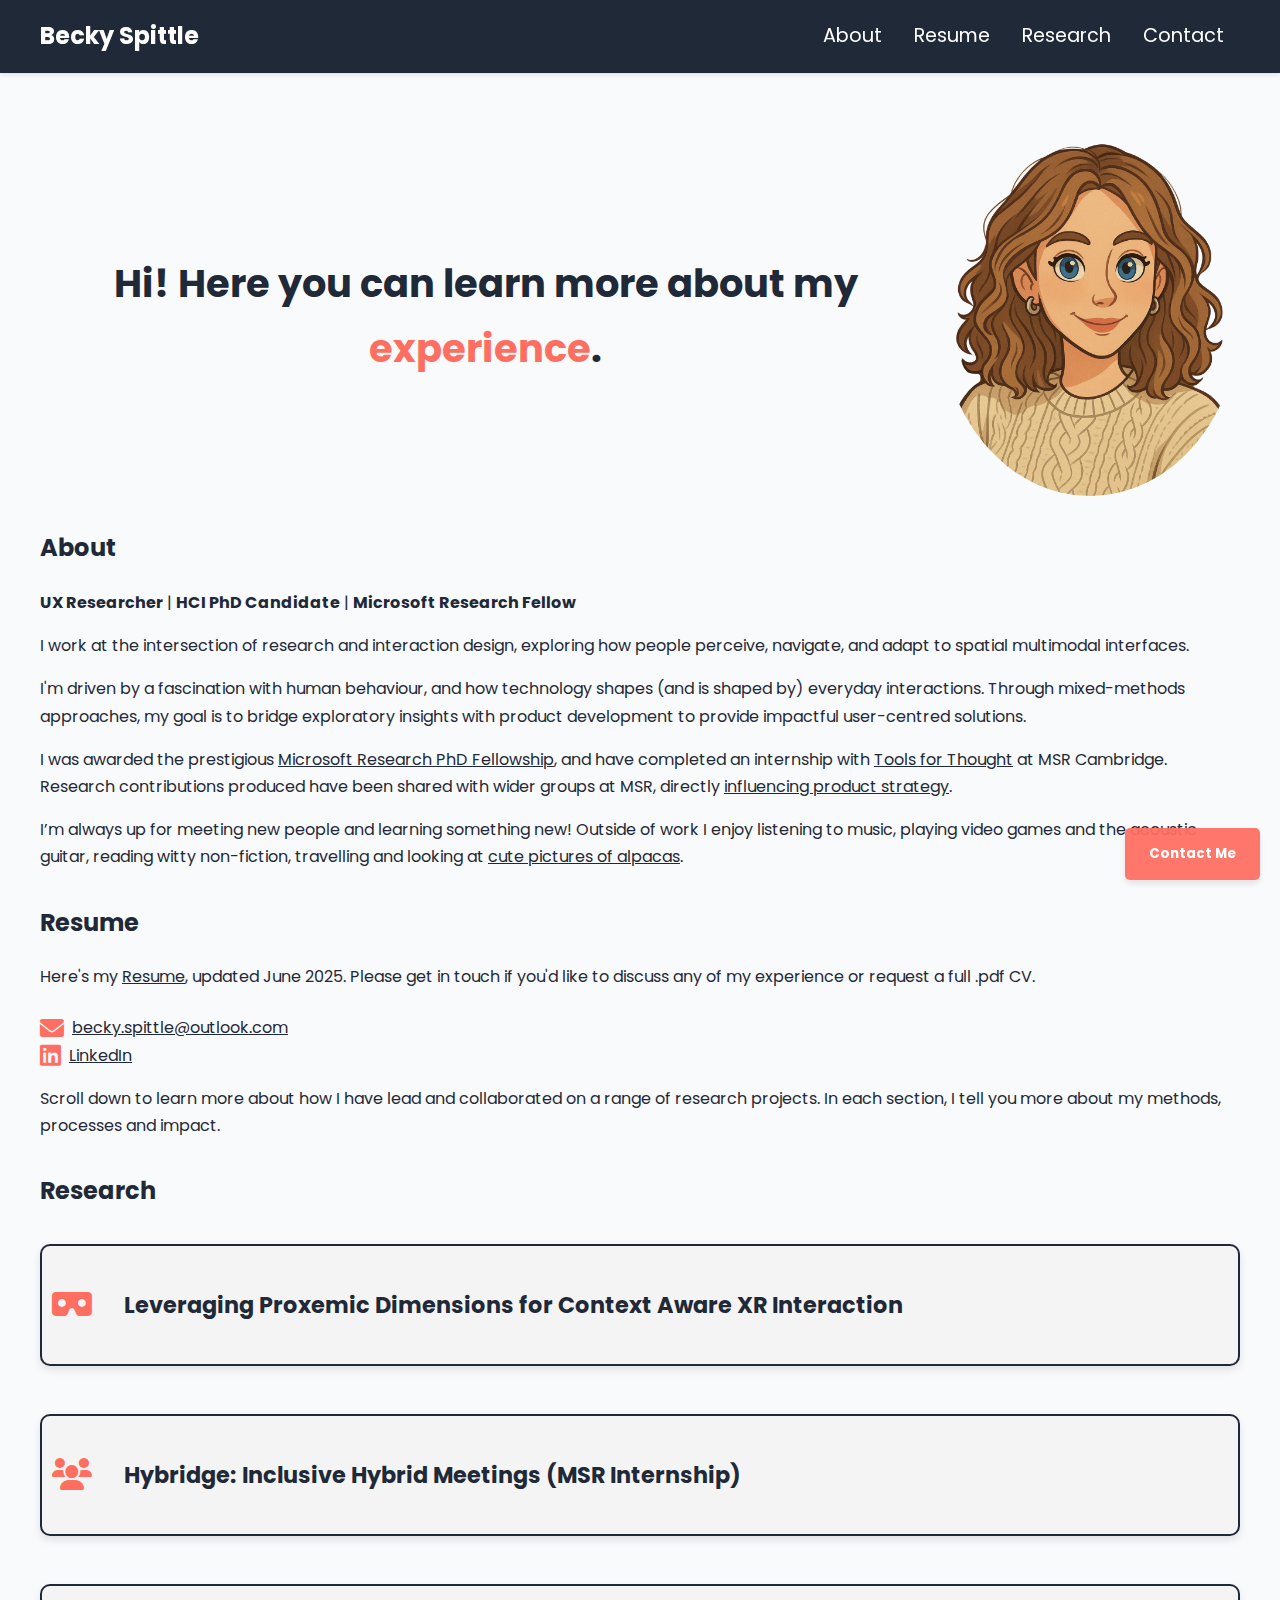
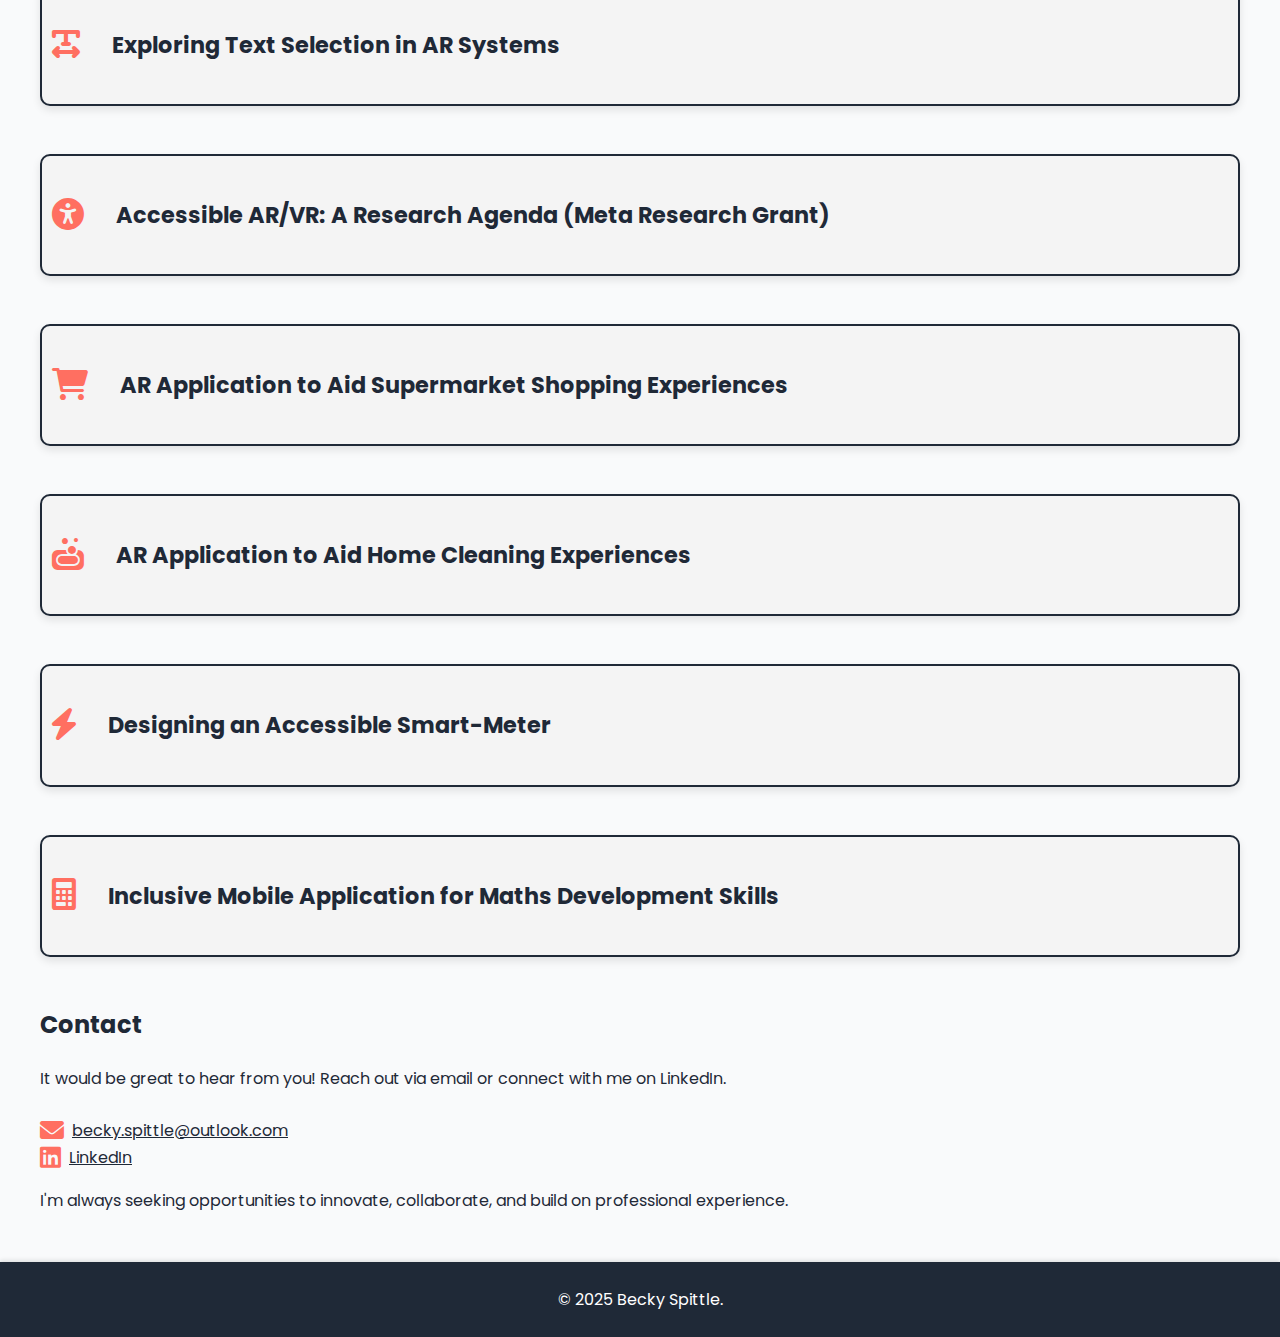
<file: index.html>
<!DOCTYPE html>
<html lang="en">
<head>
    <meta charset="UTF-8">
    <meta name="viewport" content="width=device-width, initial-scale=1.0">
    <title>Becky Spittle - Portfolio</title>
    <link rel="stylesheet" href="style.css">
    <link href="https://fonts.googleapis.com/css2?family=Poppins:wght@400;700&display=swap" rel="stylesheet">
    <link rel="stylesheet" href="https://cdnjs.cloudflare.com/ajax/libs/font-awesome/6.0.0-beta3/css/all.min.css">


</head>
<body>
    <header>
        <nav>
            <div class="nav-container">
                <div class="name">
                    <a href="index.html">Becky Spittle</a>
                </div>
                <ul class="nav-links">
                    <li><a href="#about">About</a></li>
                    <li><a href="#resume">Resume</a></li>
                    <li><a href="#projects">Research</a></li>
                    <li><a href="#contact">Contact</a></li>
                </ul>
            </div>
        </nav>
    </header>
    
    <div class="page-wrapper">
        <section id="introduction">
            <div class="introduction">
              <h1>
                Hi! Here you can learn more about my<span class="break-mid">
                    <span id="changing-text" class="fade-in">experience</span>.
                  </span>
              </h1>
          
              <img src="images/becky_img.png" alt="Becky Spittle cartoon head-shot" class="headshot">
            </div>
          </section>
    
        <section id="about">
            <h2>About</h2>
            <!-- <p>I'm passionate about enhancing user experiences through thoughtful design and innovative technology. Driven by the potential of Natural User Interfaces, XR, and AI/ML to reshape how we interact with digital content, I’m interestied in exploring how we can leverage these technologies to deliver more practical, intuitive, and personalised experiences.  -->

            <!-- With a strong publication record and experience leading and collaborating on successful projects, I have proven my ability to produce high-quality, impactful work. -->

            <!-- With expertise in mixed-methods UX research and interaction design, I thrive on applying logical thinking and methodical approaches to gather in-depth user insights, develop new concepts and solve real-world problems. -->

            <!-- <p>I have a background in Music Technology, where after using music software and tinkering with hardware and electronics, I began to develop my passion for interactive systems. Following my BSc, I completed an MSc in User Experience Design, where I gained a strong interest for user-centred research and advanced and immersive technologies. This led me to specialise in interaction design, which has been the focus of my PhD.</p> -->
             
            <p><b>UX Researcher</b> | <b>HCI PhD Candidate</b> | <b>Microsoft Research Fellow</b></p>
                
            <p>I work at the intersection of research and interaction design, exploring how people perceive, navigate, and adapt to spatial multimodal interfaces.</p>

            <p>I'm driven by a fascination with human behaviour, and how technology shapes (and is shaped by) everyday interactions. Through mixed-methods approaches, my goal is to bridge exploratory insights with product development to provide impactful user-centred solutions.</p>
            
            <p>I was awarded the prestigious <a href="https://www.microsoft.com/en-us/research/academic-program/phd-fellowship/" class="text-link">Microsoft Research PhD Fellowship</a>, and have completed an internship with <a href ="https://www.microsoft.com/en-us/research/project/intentional-meetings/" class="text-link">Tools for Thought</a> at MSR Cambridge. Research contributions produced have been shared with wider groups at MSR, directly <a href="#projects" class="text-link">influencing product strategy</a>.</p>

            <p>I’m always up for meeting new people and learning something new! Outside of work I enjoy listening to music, playing video games and the acoustic guitar, reading witty non-fiction, travelling and looking at <a href="#alpacas">cute pictures of alpacas</a>.
            </p>
        </section>

        <section id="resume">
            <h2>Resume</h2>
            <p>
                Here's my <a href="#" id="view-resume-btn">Resume</a>, updated June 2025. Please get in touch if you'd like to discuss any of my experience or request a full .pdf CV.
            </p>

            <div class="contact-info">
                <a href="mailto:becky.spittle@outlook.com" class="contact-item">
                    <i class="fas fa-envelope"></i>
                    <span class="link-text">becky.spittle@outlook.com</span>
                  </a>
                  
                  <a href="https://www.linkedin.com/in/becky-spittle/" class="contact-item">
                    <i class="fab fa-linkedin"></i>
                    <span class="link-text">LinkedIn</span>
                  </a>
            </div>

            <p>
                Scroll down to learn more about how I have lead and collaborated on a range of research projects. In each section, I tell you more about my methods, processes and impact.
            </p>
            
            <!-- Modal Overlay -->
            <div id="pdf-modal" class="pdf-overlay">
                <div class="pdf-content">
                    <iframe id="pdf-viewer" src="CV_Becky_Spittle.pdf" frameborder="0"></iframe>
                    <span class="pdf-close-btn">&times;</span>
                </div>
            </div>
        </section>


        <section id="projects">
            <h2>Research</h2>
            <div class="timeline-container">
                <div class="timeline-line"></div>

                <div class="timeline-item">
                    <div class="tile">
                        <div class="icon">
                            <i class="fas fa-vr-cardboard"></i>
                        </div>
                        <a href="project1.html">
                            <h3>Leveraging Proxemic Dimensions for Context Aware XR Interaction</h3>
                        </a>
                    </div>
                </div>

                <div class="timeline-item">
                    <div class="tile">
                        <div class="icon">
                            <i class="fas fa-users"></i>
                        </div>
                        <a href="project2.html">
                            <h3>Hybridge: Inclusive Hybrid Meetings (MSR Internship)</h3>
                        </a>
                    </div>
                </div>

                <div class="timeline-item">
                    <div class="tile">
                        <div class="icon">
                            <i class="fas fa-text-width"></i>
                        </div>
                        <a href="project3.html">
                            <h3>Exploring Text Selection in AR Systems</h3>
                        </a>
                    </div>
                </div>

                <div class="timeline-item">
                    <div class="tile">
                        <div class="icon">
                            <i class="fas fa-universal-access"></i>
                        </div>
                        <a href="project4.html">
                            <h3>Accessible AR/VR: A Research Agenda (Meta Research Grant)</h3>
                        </a>
                    </div>
                </div>

                <div class="timeline-item">
                    <div class="tile">
                        <div class="icon">
                            <i class="fas fa-shopping-cart"></i>
                        </div>
                        <a href="project5.html">
                            <h3>AR Application to Aid Supermarket Shopping Experiences</h3>
                        </a>
                    </div>
                </div>

                <div class="timeline-item">
                    <div class="tile">
                        <div class="icon">
                            <i class="fas fa-soap"></i>
                        </div>
                        <a href="project6.html">
                            <h3>AR Application to Aid Home Cleaning Experiences</h3>
                        </a>
                    </div>
                </div>

                <div class="timeline-item">
                    <div class="tile">
                        <div class="icon">
                            <i class="fas fa-bolt"></i>
                        </div>
                        <a href="project7.html">
                            <h3>Designing an Accessible Smart-Meter</h3>
                        </a>
                    </div>
                </div>

                <div class="timeline-item">
                    <div class="tile">
                        <div class="icon">
                            <i class="fas fa-calculator"></i>
                        </div>
                        <a href="project8.html">
                            <h3>Inclusive Mobile Application for Maths Development Skills</h3>
                        </a>
                    </div>
                </div>

                <!-- <div class="timeline-item">
                    <div class="tile">
                        <div class="icon">
                            <i class="fas fa-microphone-alt"></i>
                        </div>
                        <a href="project9.html">
                            <h3>Design and Development of a Wirelessly Controlled Microphone Stand</h3>
                        </a>
                    </div>
                </div>
            </div> -->
        </section>

        <section id="contact">
            <h2>Contact</h2>
            <p>It would be great to hear from you! Reach out via email or connect with me on LinkedIn.</p>
            <div class="contact-info">
                <a href="mailto:becky.spittle@outlook.com" class="contact-item">
                    <i class="fas fa-envelope"></i>
                    <span class="link-text">becky.spittle@outlook.com</span>
                  </a>
                  
                  <a href="https://www.linkedin.com/in/becky-spittle/" class="contact-item">
                    <i class="fab fa-linkedin"></i>
                    <span class="link-text">LinkedIn</span>
                  </a>
            <p>I'm always seeking opportunities to innovate, collaborate, and build on professional experience.</p>
            </div>
        </section>

        <div class="hamburger" id="hamburger-menu">
            <i class="fas fa-bars"></i>
        </div>

        <div class="mobile-nav" id="mobile-nav">
            <a href="#about"><i class="fas fa-user"></i> About</a>
            <a href="#resume"><i class="fas fa-file-alt"></i> Resume</a>
            <a href="#projects"><i class="fas fa-briefcase"></i> Research</a>
            <a href="#contact"><i class="fas fa-envelope"></i> Contact</a>
        </div>

        <button id="contact-me-button">Contact Me</button>
    </div>

    <footer class="footer">
        <p>&copy; 2025 Becky Spittle.</p>
    </footer>

    <script src="script.js"></script>

<div id="alpaca-overlay" class="overlay">
    <span class="close-btn">&times;</span>
    <div class="overlay-content">
        <div class="collage">
            <img src="images/mateusz-d-OF9wO3yehLk-unsplash.jpg" alt="A curious alpaca looking towards the camera" loading="lazy">
            <img src="images/chris-ZhF-9SKetvs-unsplash.jpg" alt="An alpaca enjoying his snack, a dry shoot of grass" loading="lazy">
            <img src="images/dylan-leagh-8qSlYS1K-Gs-unsplash.jpg" alt="A fluffy alpaca standing in a field" loading="lazy">
            <img src="images/alec-favale-nzPOHL2pD_g-unsplash.jpg" alt="A young alpaca resting on the ground looking nice and relaxed" loading="lazy">
            <img src="images/joakim-honkasalo-GZa4QFmv0Zg-unsplash.jpg" alt="A close-up of an alpaca peeking through a fence with big expressive eyes" loading="lazy">
            <img src="images/pexels-james-lucano-1464038-16925516.jpg" alt="Three alpacas standing together in a field staring into the camera" loading="lazy">
            <img src="images/pexels-karolina-grabowska-5840694.jpg" alt="A fluffy alpaca with a stylish hairdo" loading="lazy">
            <img src="images/pexels-ellie-burgin-1661546-20185453.jpg" alt="A curious alpaca peeking over the fence" loading="lazy">
            <img src="images/pexels-e-m-3766677-5869745.jpg" alt="A fluffy alpaca with a cheeky smirk" loading="lazy">
            <img src="images/pexels-david-atkins-11679899-6337840.jpg" alt="Two alpacas engaging in lively conversation" loading="lazy">
            </div>
        </div>
    </div>
</body>
</html>
</file>
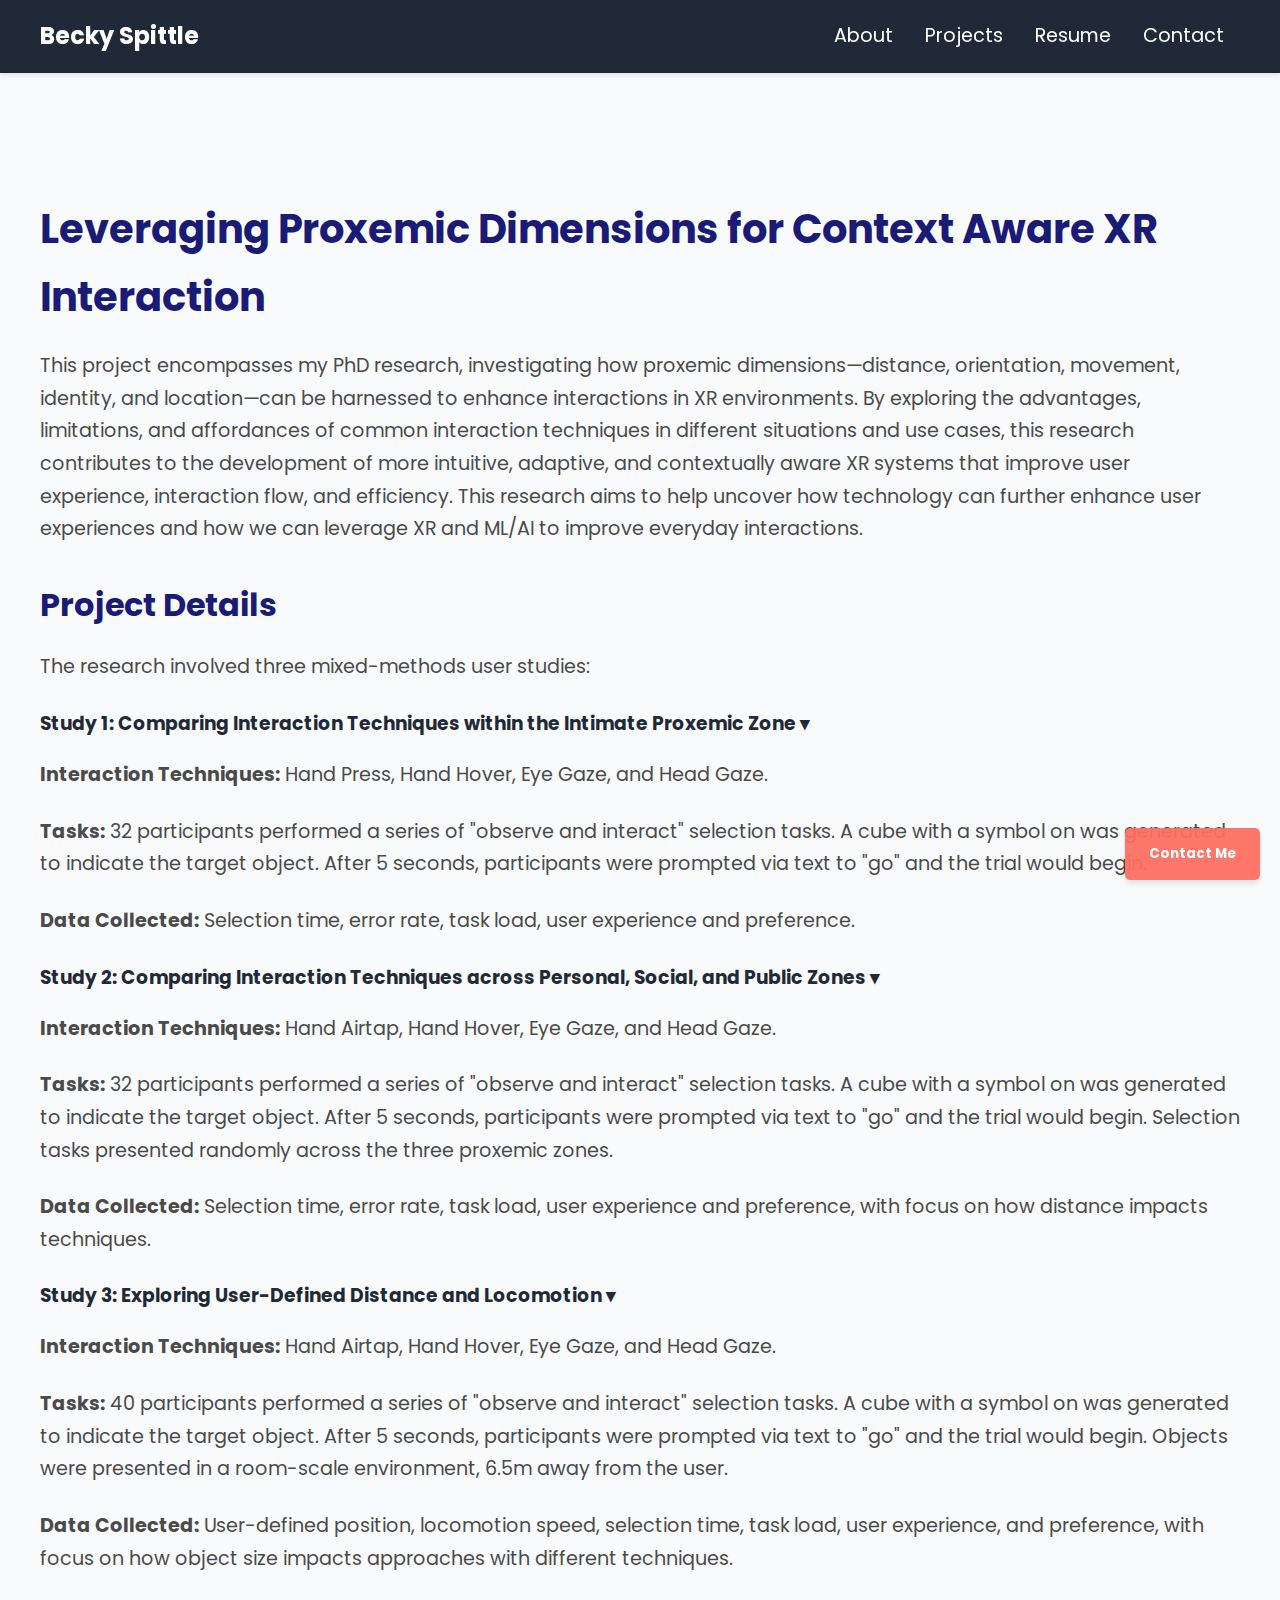
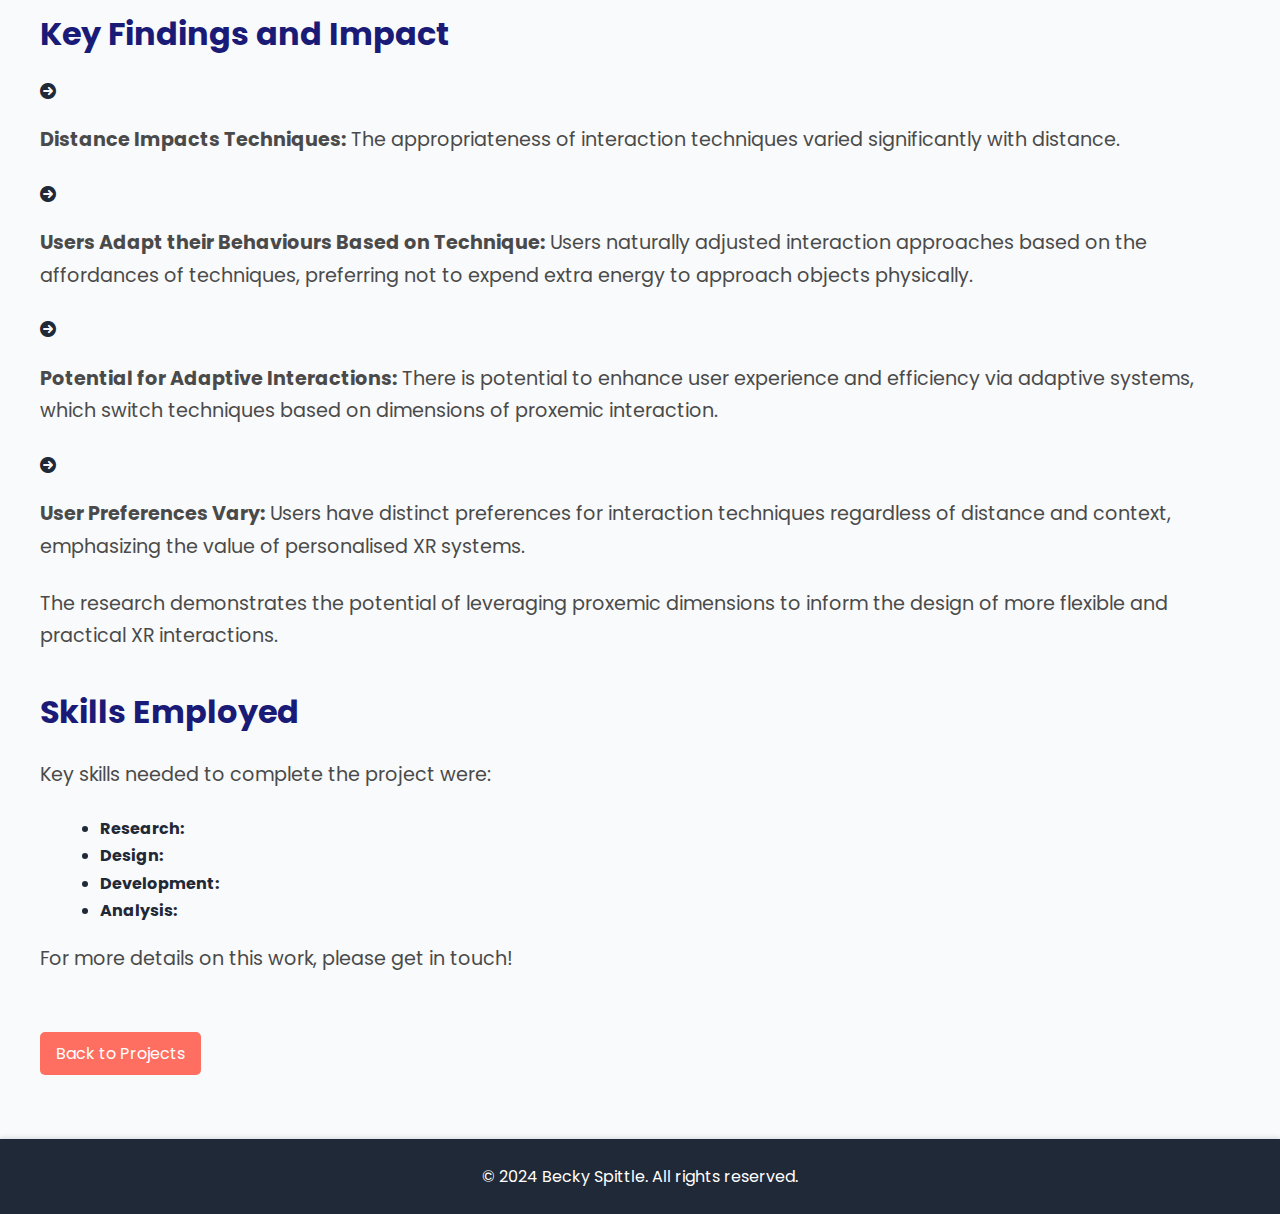
<file: project1.html>
<!DOCTYPE html>
<html lang="en">
<head>
    <meta charset="UTF-8">
    <meta name="viewport" content="width=device-width, initial-scale=1.0">
    <title>Leveraging Proxemic Dimensions for Context Aware XR Interaction</title>
    <link rel="stylesheet" href="project-style.css">
    <link rel="stylesheet" href="style.css">
    <link href="https://fonts.googleapis.com/css2?family=Poppins:wght@400;700&display=swap" rel="stylesheet">
    <link rel="stylesheet" href="https://cdnjs.cloudflare.com/ajax/libs/font-awesome/6.0.0-beta3/css/all.min.css">
</head>
<body>
    <header>
        <nav>
            <div class="nav-container">
                <div class="name">
                    <a href="index.html">Becky Spittle</a>
                </div>
                <ul class="nav-links" id="nav-links">
                    <li><a href="index.html#about">About</a></li>
                    <li><a href="index.html#projects">Projects</a></li>
                    <li><a href="index.html#resume">Resume</a></li>
                    <li><a href="index.html#contact">Contact</a></li>
                </ul>
            </div>
        </nav>
    </header>

    <div class="page-wrapper">
        <section id="project-detail">
            <div class="project">
                <h1>Leveraging Proxemic Dimensions for Context Aware XR Interaction</h1>

                <p>This project encompasses my PhD research, investigating how proxemic dimensions—distance, orientation, movement, identity, and location—can be harnessed to enhance interactions in XR environments. By exploring the advantages, limitations, and affordances of common interaction techniques in different situations and use cases, this research contributes to the development of more intuitive, adaptive, and contextually aware XR systems that improve user experience, interaction flow, and efficiency. This research aims to help uncover how technology can further enhance user experiences and how we can leverage XR and ML/AI to improve everyday interactions.</p>


                <h2>Project Details</h2>
                <p>The research involved three mixed-methods user studies:</p>
                <div class="accordion">
                    <div class="accordion-item">
                        <h3 class="accordion-title">
                            Study 1: Comparing Interaction Techniques within the Intimate Proxemic Zone
                            <span class="accordion-icon">&#9662;</span> <!-- Downward arrow -->
                        </h3>
                        <div class="accordion-content">
                            <p><strong>Interaction Techniques:</strong> Hand Press, Hand Hover, Eye Gaze, and Head Gaze.</p>
                            <p><strong>Tasks:</strong> 32 participants performed a series of "observe and interact" selection tasks. A cube with a symbol on was generated to
                                indicate the target object. After 5 seconds, participants were prompted via text to "go" and the trial would begin.</p>
                            <p><strong>Data Collected:</strong> Selection time, error rate, task load, user experience and preference.</p>
                        </div>
                    </div>
                    
                    <div class="accordion-item">
                        <h3 class="accordion-title">
                            Study 2: Comparing Interaction Techniques across Personal, Social, and Public Zones
                            <span class="accordion-icon">&#9662;</span> <!-- Downward arrow -->
                        </h3>
                        <div class="accordion-content">
                            <p><strong>Interaction Techniques:</strong> Hand Airtap, Hand Hover, Eye Gaze, and Head Gaze.</p>
                            <p><strong>Tasks:</strong> 32 participants performed a series of "observe and interact" selection tasks. A cube with a symbol on was generated to
                                indicate the target object. After 5 seconds, participants were prompted via text to "go" and the trial would begin. Selection tasks presented randomly across the three proxemic zones.</p>
                            <p><strong>Data Collected:</strong> Selection time, error rate, task load, user experience and preference, with focus on how distance impacts techniques.</p>
                        </div>
                    </div>
                    
                    <div class="accordion-item">
                        <h3 class="accordion-title">
                            Study 3: Exploring User-Defined Distance and Locomotion
                            <span class="accordion-icon">&#9662;</span> <!-- Downward arrow -->
                        </h3>
                        <div class="accordion-content">
                            <p><strong>Interaction Techniques:</strong> Hand Airtap, Hand Hover, Eye Gaze, and Head Gaze.</p>
                            <p><strong>Tasks:</strong> 40 participants performed a series of "observe and interact" selection tasks. A cube with a symbol on was generated to
                                indicate the target object. After 5 seconds, participants were prompted via text to "go" and the trial would begin. Objects were presented in a room-scale environment, 6.5m away from the user.</p>
                            <p><strong>Data Collected:</strong> User-defined position, locomotion speed, selection time, task load, user experience, and preference, with focus on how object size impacts approaches with different techniques.</p>
                        </div>
                    </div>
                </div>
                
                

                <h2>Key Findings and Impact</h2>
                <div class="findings-container">
                    <div class="finding">
                        <i class="fas fa-arrow-circle-right"></i>
                        <p><b>Distance Impacts Techniques:</b> The appropriateness of interaction techniques varied significantly with distance.</p>
                    </div>
                    <div class="finding">
                        <i class="fas fa-arrow-circle-right"></i>
                        <p><b>Users Adapt their Behaviours Based on Technique:</b> Users naturally adjusted interaction approaches based on the affordances of techniques, preferring not to expend extra energy to approach objects physically.</p>
                    </div>
                    <div class="finding">
                        <i class="fas fa-arrow-circle-right"></i>
                        <p><b>Potential for Adaptive Interactions:</b> There is potential to enhance user experience and efficiency via adaptive systems, which switch techniques based on dimensions of proxemic interaction.</p>
                    </div>
                    <div class="finding">
                        <i class="fas fa-arrow-circle-right"></i>
                        <p><b>User Preferences Vary:</b> Users have distinct preferences for interaction techniques regardless of distance and context, emphasizing the value of personalised XR systems.</p>
                    </div>
                </div>
                
                <p>The research demonstrates the potential of leveraging proxemic dimensions to inform the design of more flexible and practical XR interactions.</p>

                <h2>Skills Employed</h2>
                <p>Key skills needed to complete the project were:</p>
                <ul>
                    <li><b>Research: </b></li>
                    <li><b>Design:</b></li>
                    <li><b>Development:</b></li>
                    <li><b>Analysis:</b></li>
                </ul>

                <p>For more details on this work, please get in touch!</p>


                <a class="back-to-projects" href="index.html#projects">Back to Projects</a>
            </div>
        </section>
    </div>

    <footer>
        <p>&copy; 2024 Becky Spittle. All rights reserved.</p>
    </footer>

    <div class="hamburger" id="hamburger-menu">
        <i class="fas fa-bars"></i>
    </div>

    <div class="mobile-nav" id="mobile-nav">
        <a href="index.html#about"><i class="fas fa-user"></i> About</a>
        <a href="index.html#projects"><i class="fas fa-briefcase"></i> Projects</a>
        <a href="index.html#resume"><i class="fas fa-file-alt"></i> Resume</a>
        <a href="index.html#contact"><i class="fas fa-envelope"></i> Contact</a>
    </div>

    <button id="contact-me-button">Contact Me</button>

    <script src="script.js"></script>
</body>
</html>
</file>
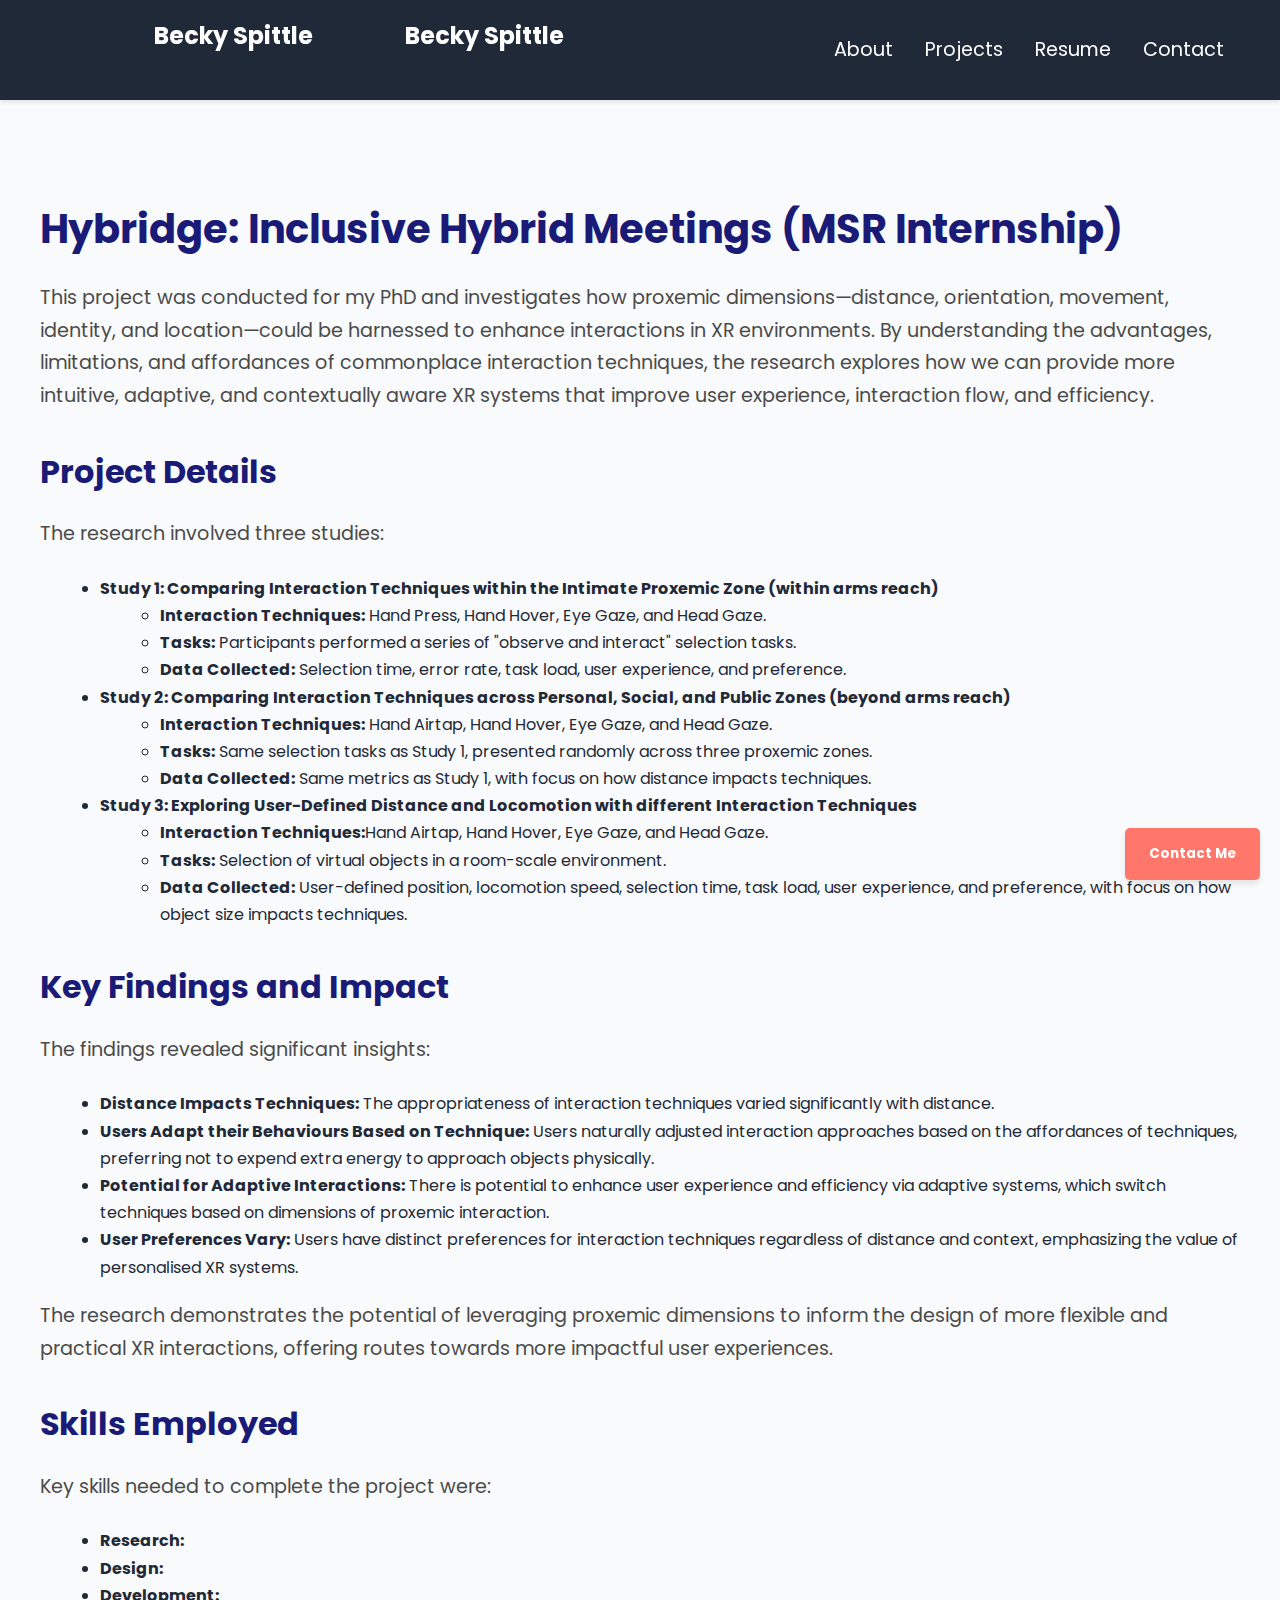
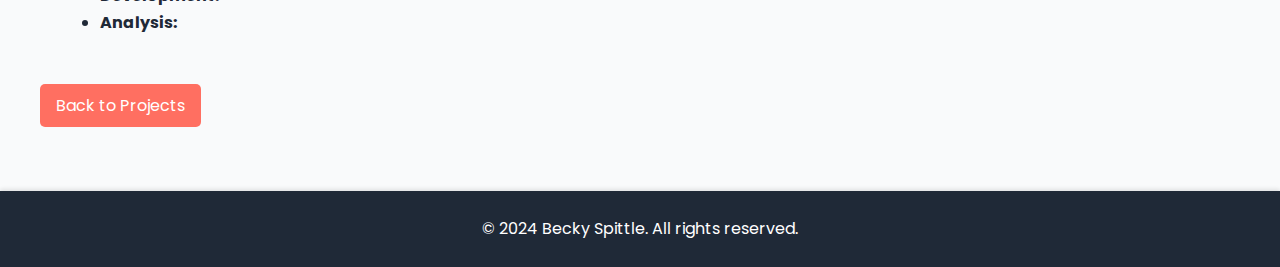
<file: project2.html>
<!DOCTYPE html>
<html lang="en">
<head>
    <meta charset="UTF-8">
    <meta name="viewport" content="width=device-width, initial-scale=1.0">
    <title>Hybridge: Inclusive Hybrid Meetings (MSR Internship)</title>
    <link rel="stylesheet" href="project-style.css">
    <link rel="stylesheet" href="style.css">
    <link href="https://fonts.googleapis.com/css2?family=Poppins:wght@400;700&display=swap" rel="stylesheet">
    <link rel="stylesheet" href="https://cdnjs.cloudflare.com/ajax/libs/font-awesome/6.0.0-beta3/css/all.min.css">
</head>
<body>
    <header>
        <nav>
            <div class="nav-container">
                <div class="name">
<<<<<<< HEAD
                    <a href="index.html#introduction">Becky Spittle</a>
=======
                    <a href="/">Becky Spittle</a>
>>>>>>> 5733b86 (initial commit from surface)
                </div>
                <ul class="nav-links" id="nav-links">
                    <li><a href="index.html#about">About</a></li>
                    <li><a href="index.html#projects">Projects</a></li>
                    <li><a href="index.html#resume">Resume</a></li>
                    <li><a href="index.html#contact">Contact</a></li>
                </ul>
            </div>
        </nav>
    </header>
    <div class="page-wrapper">
    <section id="project-detail">
            <div class="project">
        <h1>Hybridge: Inclusive Hybrid Meetings (MSR Internship)</h1>
        <p>This project was conducted for my PhD and investigates how proxemic dimensions—distance, orientation, movement, identity, and location—could be harnessed to enhance interactions in XR environments. By understanding the advantages, limitations, and affordances of commonplace interaction techniques, the research explores how we can provide more intuitive, adaptive, and contextually aware XR systems that improve user experience, interaction flow, and efficiency.</p>

        <h2>Project Details</h2>
        <p>The research involved three studies:</p>
        <ul>
            <li><b>Study 1: Comparing Interaction Techniques within the Intimate Proxemic Zone (within arms reach)</b>
                <ul>
                    <li><b>Interaction Techniques:</b> Hand Press, Hand Hover, Eye Gaze, and Head Gaze.</li>
                    <li><b>Tasks:</b> Participants performed a series of "observe and interact" selection tasks.</li>
                    <li><b>Data Collected:</b> Selection time, error rate, task load, user experience, and preference.</li>
                </ul>
            </li>
            <li><b>Study 2: Comparing Interaction Techniques across Personal, Social, and Public Zones (beyond arms reach)</b>
                <ul>
                    <li><b>Interaction Techniques:</b> Hand Airtap, Hand Hover, Eye Gaze, and Head Gaze.</li>
                    <li><b>Tasks:</b> Same selection tasks as Study 1, presented randomly across three proxemic zones.</li>
                    <li><b>Data Collected:</b> Same metrics as Study 1, with focus on how distance impacts techniques.</li>
                </ul>
            </li>
            <li><b>Study 3: Exploring User-Defined Distance and Locomotion with different Interaction Techniques</b>
                <ul>
                    <li><b>Interaction Techniques:</b>Hand Airtap, Hand Hover, Eye Gaze, and Head Gaze.</li>
                    <li><b>Tasks:</b> Selection of virtual objects in a room-scale environment.</li>
                    <li><b>Data Collected:</b> User-defined position, locomotion speed, selection time, task load, user experience, and preference, with focus on how object size impacts techniques.</li>
                </ul>
            </li>
        </ul>

        <h2>Key Findings and Impact</h2>
        <p>The findings revealed significant insights:</p>
        <ul>
            <li><b>Distance Impacts Techniques:</b> The appropriateness of interaction techniques varied significantly with distance.</li>
            <li><b>Users Adapt their Behaviours Based on Technique:</b> Users naturally adjusted interaction approaches based on the affordances of techniques, preferring not to expend extra energy to approach objects physically.</li>
            <li><b>Potential for Adaptive Interactions:</b> There is potential to enhance user experience and efficiency via adaptive systems, which switch techniques based on dimensions of proxemic interaction.</li>
            <li><b>User Preferences Vary:</b> Users have distinct preferences for interaction techniques regardless of distance and context, emphasizing the value of personalised XR systems.</li>
        </ul>
        <p>The research demonstrates the potential of leveraging proxemic dimensions to inform the design of more flexible and practical XR interactions, offering routes towards more impactful user experiences.</p>

        <h2>Skills Employed</h2>
        <p>Key skills needed to complete the project were:</p>
        <ul>
            <li><b>Research:</b></li>
            <li><b>Design:</b></li>
            <li><b>Development:</b></li>
            <li><b>Analysis:</b></li>
        </ul>

        <a class="back-to-projects" href="index.html#projects">Back to Projects</a>
    </div>
</section>
</div>

<footer>
<p>&copy; 2024 Becky Spittle. All rights reserved.</p>
</footer>

<div class="hamburger" id="hamburger-menu">
<i class="fas fa-bars"></i>
</div>

<div class="mobile-nav" id="mobile-nav">
<a href="index.html#about"><i class="fas fa-user"></i> About</a>
<a href="index.html#projects"><i class="fas fa-briefcase"></i> Projects</a>
<a href="index.html#resume"><i class="fas fa-file-alt"></i> Resume</a>
<a href="index.html#contact"><i class="fas fa-envelope"></i> Contact</a>
</div>

<button id="contact-me-button">Contact Me</button>

<script src="script.js"></script>
</body>
</html>
</file>
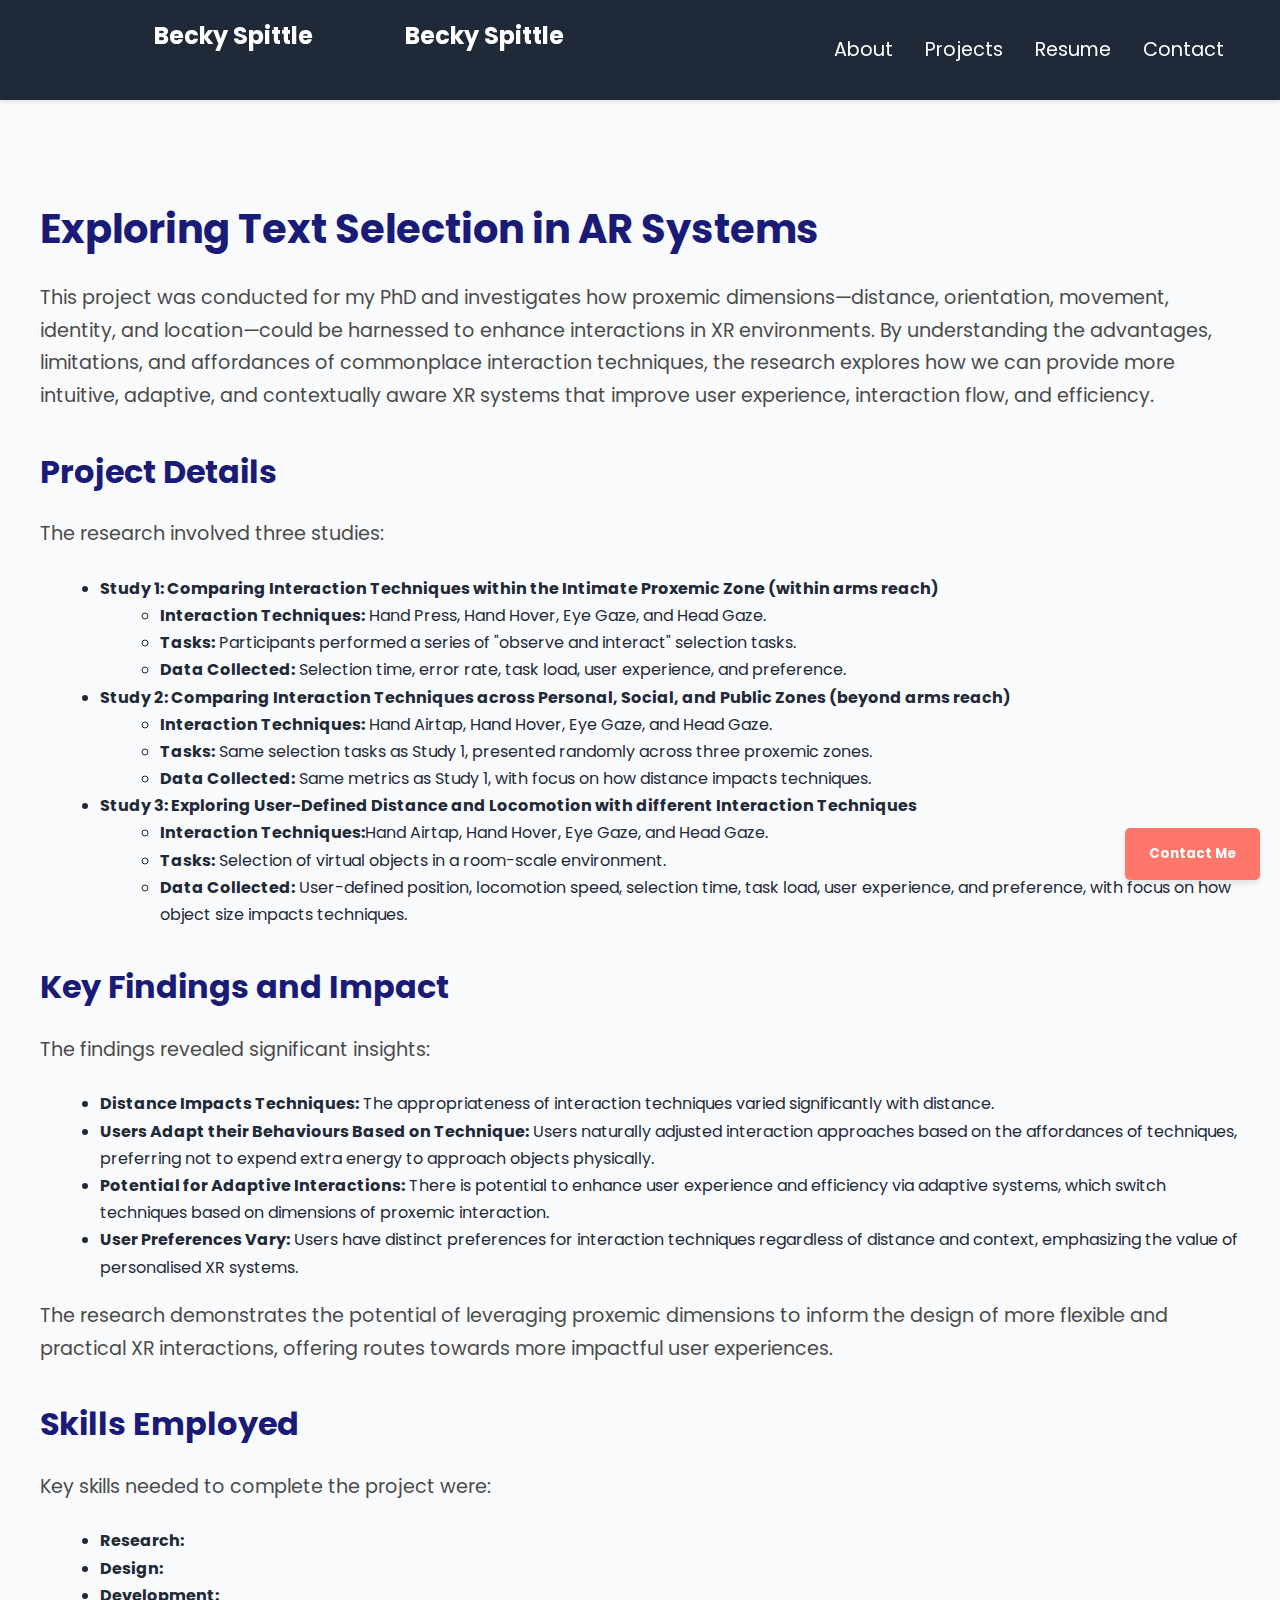
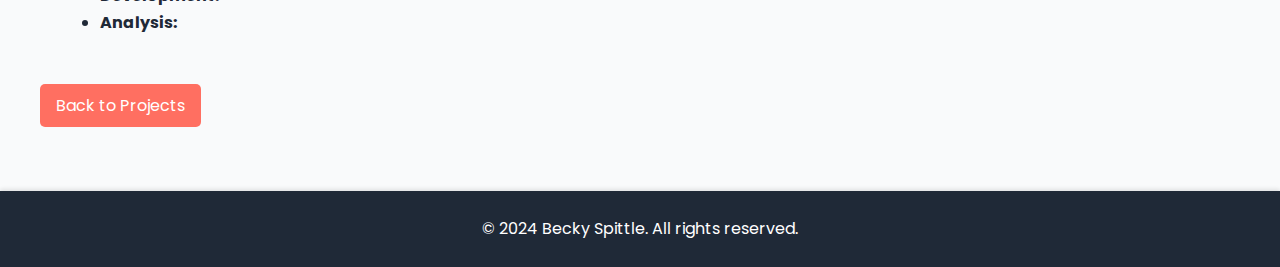
<file: project3.html>
<!DOCTYPE html>
<html lang="en">
<head>
    <meta charset="UTF-8">
    <meta name="viewport" content="width=device-width, initial-scale=1.0">
    <title>Exploring Text Selection in AR Systems</title>
    <link rel="stylesheet" href="project-style.css">
    <link rel="stylesheet" href="style.css">
    <link href="https://fonts.googleapis.com/css2?family=Poppins:wght@400;700&display=swap" rel="stylesheet">
    <link rel="stylesheet" href="https://cdnjs.cloudflare.com/ajax/libs/font-awesome/6.0.0-beta3/css/all.min.css">
</head>
<body>
    <header>
        <nav>
            <div class="nav-container">
                <div class="name">
<<<<<<< HEAD
                    <a href="index.html#introduction">Becky Spittle</a>
=======
                    <a href="/">Becky Spittle</a>
>>>>>>> 5733b86 (initial commit from surface)
                </div>
                <ul class="nav-links" id="nav-links">
                    <li><a href="index.html#about">About</a></li>
                    <li><a href="index.html#projects">Projects</a></li>
                    <li><a href="index.html#resume">Resume</a></li>
                    <li><a href="index.html#contact">Contact</a></li>
                </ul>
            </div>
        </nav>
    </header>
    <div class="page-wrapper">
    <section id="project-detail">
            <div class="project">
        <h1>Exploring Text Selection in AR Systems</h1>
        <p>This project was conducted for my PhD and investigates how proxemic dimensions—distance, orientation, movement, identity, and location—could be harnessed to enhance interactions in XR environments. By understanding the advantages, limitations, and affordances of commonplace interaction techniques, the research explores how we can provide more intuitive, adaptive, and contextually aware XR systems that improve user experience, interaction flow, and efficiency.</p>

        <h2>Project Details</h2>
        <p>The research involved three studies:</p>
        <ul>
            <li><b>Study 1: Comparing Interaction Techniques within the Intimate Proxemic Zone (within arms reach)</b>
                <ul>
                    <li><b>Interaction Techniques:</b> Hand Press, Hand Hover, Eye Gaze, and Head Gaze.</li>
                    <li><b>Tasks:</b> Participants performed a series of "observe and interact" selection tasks.</li>
                    <li><b>Data Collected:</b> Selection time, error rate, task load, user experience, and preference.</li>
                </ul>
            </li>
            <li><b>Study 2: Comparing Interaction Techniques across Personal, Social, and Public Zones (beyond arms reach)</b>
                <ul>
                    <li><b>Interaction Techniques:</b> Hand Airtap, Hand Hover, Eye Gaze, and Head Gaze.</li>
                    <li><b>Tasks:</b> Same selection tasks as Study 1, presented randomly across three proxemic zones.</li>
                    <li><b>Data Collected:</b> Same metrics as Study 1, with focus on how distance impacts techniques.</li>
                </ul>
            </li>
            <li><b>Study 3: Exploring User-Defined Distance and Locomotion with different Interaction Techniques</b>
                <ul>
                    <li><b>Interaction Techniques:</b>Hand Airtap, Hand Hover, Eye Gaze, and Head Gaze.</li>
                    <li><b>Tasks:</b> Selection of virtual objects in a room-scale environment.</li>
                    <li><b>Data Collected:</b> User-defined position, locomotion speed, selection time, task load, user experience, and preference, with focus on how object size impacts techniques.</li>
                </ul>
            </li>
        </ul>

        <h2>Key Findings and Impact</h2>
        <p>The findings revealed significant insights:</p>
        <ul>
            <li><b>Distance Impacts Techniques:</b> The appropriateness of interaction techniques varied significantly with distance.</li>
            <li><b>Users Adapt their Behaviours Based on Technique:</b> Users naturally adjusted interaction approaches based on the affordances of techniques, preferring not to expend extra energy to approach objects physically.</li>
            <li><b>Potential for Adaptive Interactions:</b> There is potential to enhance user experience and efficiency via adaptive systems, which switch techniques based on dimensions of proxemic interaction.</li>
            <li><b>User Preferences Vary:</b> Users have distinct preferences for interaction techniques regardless of distance and context, emphasizing the value of personalised XR systems.</li>
        </ul>
        <p>The research demonstrates the potential of leveraging proxemic dimensions to inform the design of more flexible and practical XR interactions, offering routes towards more impactful user experiences.</p>

        <h2>Skills Employed</h2>
        <p>Key skills needed to complete the project were:</p>
        <ul>
            <li><b>Research:</b></li>
            <li><b>Design:</b></li>
            <li><b>Development:</b></li>
            <li><b>Analysis:</b></li>
        </ul>

        <a class="back-to-projects" href="index.html#projects">Back to Projects</a>
    </div>
</section>
</div>

<footer>
<p>&copy; 2024 Becky Spittle. All rights reserved.</p>
</footer>

<div class="hamburger" id="hamburger-menu">
<i class="fas fa-bars"></i>
</div>

<div class="mobile-nav" id="mobile-nav">
<a href="index.html#about"><i class="fas fa-user"></i> About</a>
<a href="index.html#projects"><i class="fas fa-briefcase"></i> Projects</a>
<a href="index.html#resume"><i class="fas fa-file-alt"></i> Resume</a>
<a href="index.html#contact"><i class="fas fa-envelope"></i> Contact</a>
</div>

<button id="contact-me-button">Contact Me</button>

<script src="script.js"></script>
</body>
</html>
</file>
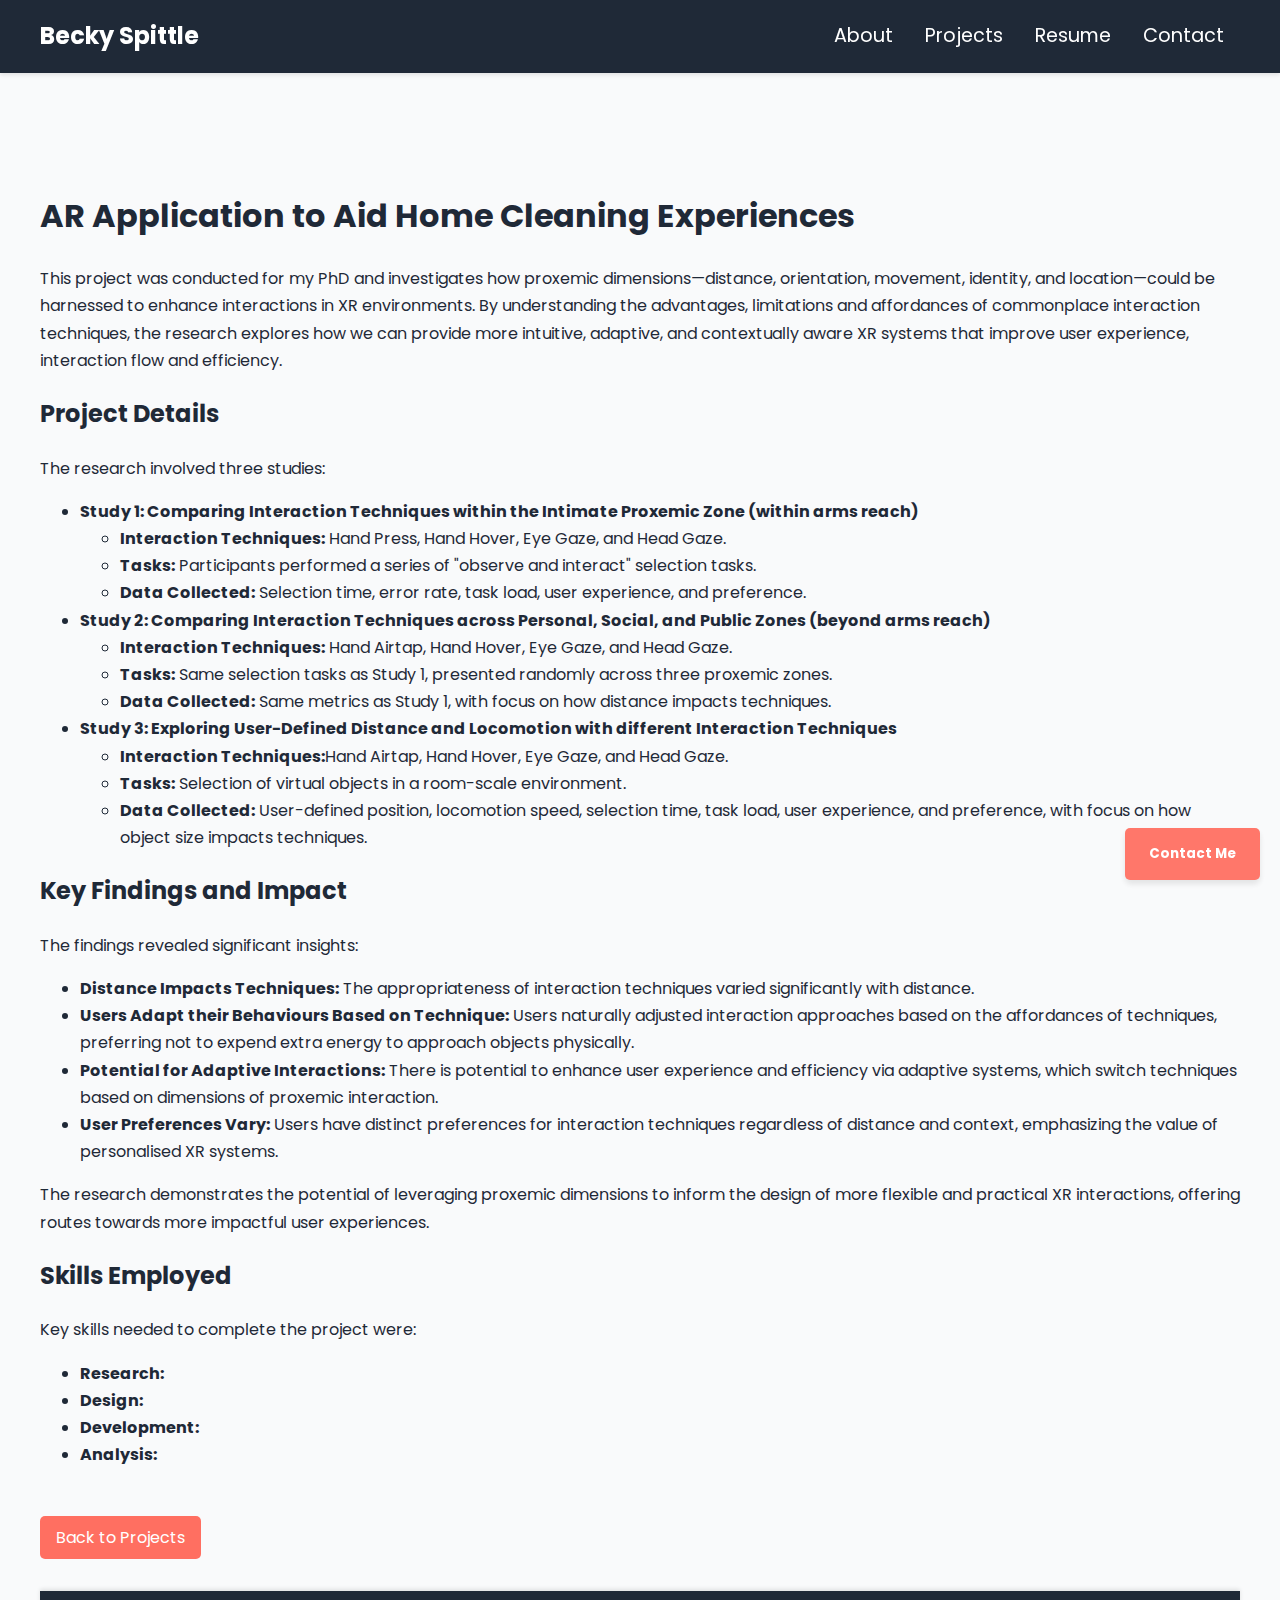
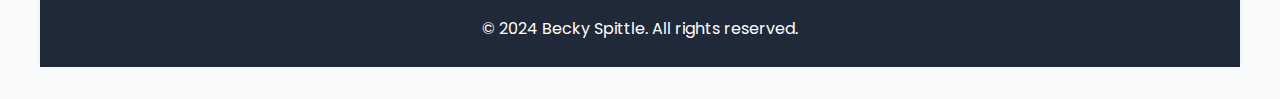
<file: project4.html>
<!DOCTYPE html>
<html lang="en">
<head>
    <meta charset="UTF-8">
    <meta name="viewport" content="width=device-width, initial-scale=1.0">
    <title>AR Application to Aid Home Cleaning Experiences</title>
    <link rel="stylesheet" href="project-style.css">
    <link rel="stylesheet" href="style.css">
    <link href="https://fonts.googleapis.com/css2?family=Poppins:wght@400;700&display=swap" rel="stylesheet">
    <link rel="stylesheet" href="https://cdnjs.cloudflare.com/ajax/libs/font-awesome/6.0.0-beta3/css/all.min.css">
</head>
<body>
    <header>
        <nav>
            <div class="nav-container">
                <div class="name">
                    <a href="index.html#introduction">Becky Spittle</a>
                </div>
                <ul class="nav-links" id="nav-links">
                    <li><a href="index.html#about">About</a></li>
                    <li><a href="index.html#projects">Projects</a></li>
                    <li><a href="index.html#resume">Resume</a></li>
                    <li><a href="index.html#contact">Contact</a></li>
                </ul>
            </div>
        </nav>
    </header>
    <div class="page-wrapper">
    <section id="project-detail">
        <h1>AR Application to Aid Home Cleaning Experiences</h1>
        <p> This project was conducted for my PhD and investigates how proxemic dimensions—distance, orientation, movement, identity, and location—could be harnessed to enhance interactions in XR environments. By understanding the advantages, limitations and affordances of commonplace interaction techniques, the research explores how we can provide more intuitive, adaptive, and contextually aware XR systems that improve user experience, interaction flow and efficiency.</p>
        
        <h2>Project Details</h2>
        <p>The research involved three studies:</p>
        <ul>
            <li><b>Study 1: Comparing Interaction Techniques within the Intimate Proxemic Zone (within arms reach)</b>
                <ul>
                    <li><b>Interaction Techniques:</b> Hand Press, Hand Hover, Eye Gaze, and Head Gaze.</li>
                    <li><b>Tasks:</b> Participants performed a series of "observe and interact" selection tasks.</li>
                    <li><b>Data Collected:</b> Selection time, error rate, task load, user experience, and preference.</li>
                </ul>
            </li>
            <li><b>Study 2: Comparing Interaction Techniques across Personal, Social, and Public Zones (beyond arms reach)</b>
                <ul>
                    <li><b>Interaction Techniques:</b> Hand Airtap, Hand Hover, Eye Gaze, and Head Gaze.</li>
                    <li><b>Tasks:</b> Same selection tasks as Study 1, presented randomly across three proxemic zones.</li>
                    <li><b>Data Collected:</b> Same metrics as Study 1, with focus on how distance impacts techniques.</li>
                </ul>
            </li>
            <li><b>Study 3: Exploring User-Defined Distance and Locomotion with different Interaction Techniques</b>
                <ul>
                    <li><b>Interaction Techniques:</b>Hand Airtap, Hand Hover, Eye Gaze, and Head Gaze.</li>
                    <li><b>Tasks:</b> Selection of virtual objects in a room-scale environment.</li>
                    <li><b>Data Collected:</b> User-defined position, locomotion speed, selection time, task load, user experience, and preference, with focus on how object size impacts techniques.</li>
                </ul>
            </li>
        </ul>

        <h2>Key Findings and Impact</h2>
        <p>The findings revealed significant insights:</p>
        <ul>
            <li><b>Distance Impacts Techniques:</b> The appropriateness of interaction techniques varied significantly with distance.</li>
            <li><b>Users Adapt their Behaviours Based on Technique:</b> Users naturally adjusted interaction approaches based on the affordances of techniques, preferring not to expend extra energy to approach objects physically.</li>
            <li><b>Potential for Adaptive Interactions:</b> There is potential to enhance user experience and efficiency via adaptive systems, which switch techniques based on dimensions of proxemic interaction.</li>
            <li><b>User Preferences Vary:</b> Users have distinct preferences for interaction techniques regardless of distance and context, emphasizing the value of personalised XR systems.</li>
        </ul>
        <p>The research demonstrates the potential of leveraging proxemic dimensions to inform the design of more flexible and practical XR interactions, offering routes towards more impactful user experiences.</p>

        <h2>Skills Employed</h2>
        <p>Key skills needed to complete the project were:</p>
        <ul>
                <li><b>Research:</b></li>
                <li><b>Design:</b></li>
                <li><b>Development:</b></li>
                <li><b>Analysis:</b></li>
            </ul>
        
        
            <a class="back-to-projects" href="index.html#projects">Back to Projects</a>
    </section>

    <footer>
            <p>&copy; 2024 Becky Spittle. All rights reserved.</p>
    </footer>
    
    <div class="hamburger" id="hamburger-menu">
        <i class="fas fa-bars"></i>
    </div>

    <div class="mobile-nav" id="mobile-nav">
        <a href="index.html#about"><i class="fas fa-user"></i> About</a>
        <a href="index.html#projects"><i class="fas fa-briefcase"></i> Projects</a>
        <a href="index.html#resume"><i class="fas fa-file-alt"></i> Resume</a>
        <a href="index.html#contact"><i class="fas fa-envelope"></i> Contact</a>
    </div>

    <button id="contact-me-button">Contact Me</button>

    <script src="script.js"></script>
    </div>
</body>
</html>
</file>
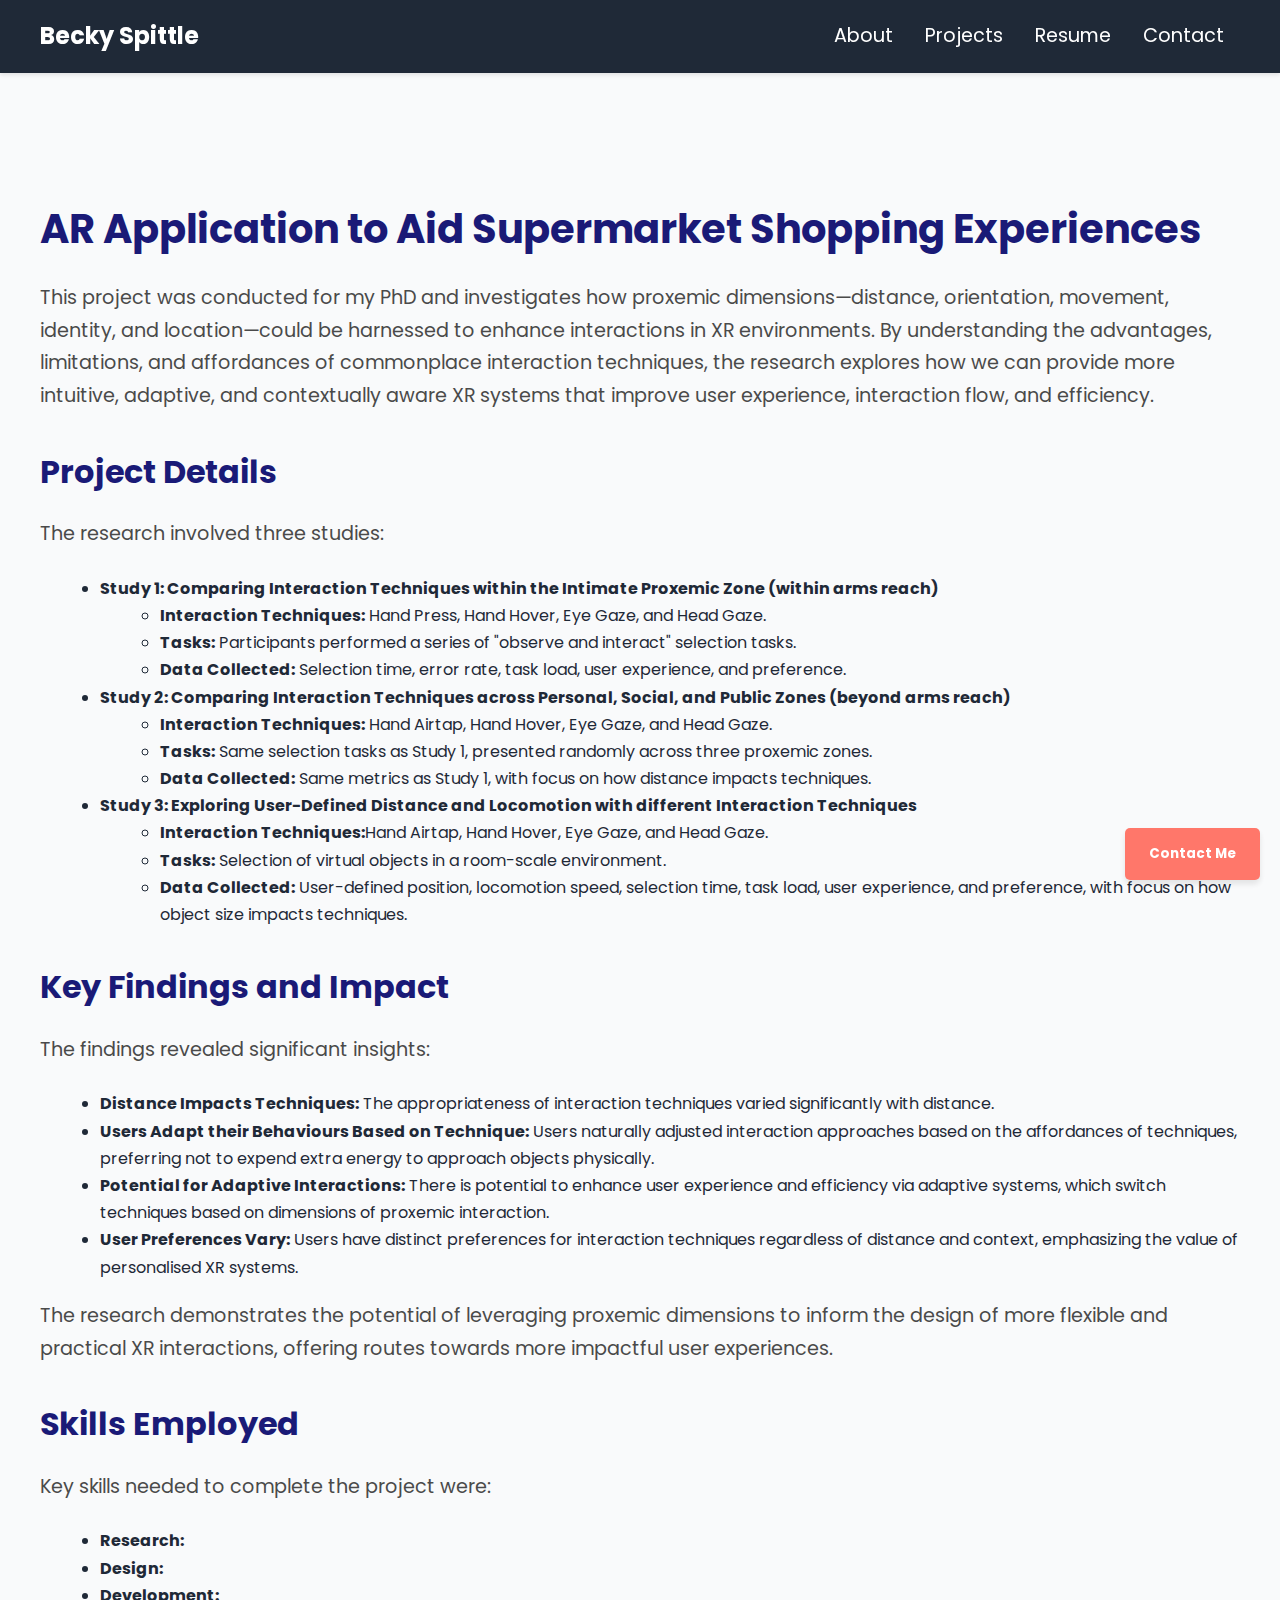
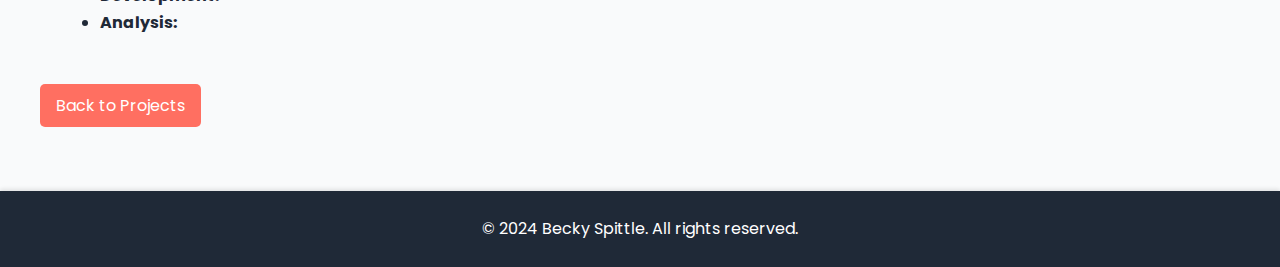
<file: project5.html>
<!DOCTYPE html>
<html lang="en">
<head>
    <meta charset="UTF-8">
    <meta name="viewport" content="width=device-width, initial-scale=1.0">
    <title>AR Application to Aid Supermarket Shopping Experiences</title>
    <link rel="stylesheet" href="project-style.css">
    <link rel="stylesheet" href="style.css">
    <link href="https://fonts.googleapis.com/css2?family=Poppins:wght@400;700&display=swap" rel="stylesheet">
    <link rel="stylesheet" href="https://cdnjs.cloudflare.com/ajax/libs/font-awesome/6.0.0-beta3/css/all.min.css">
</head>
<body>
    <header>
        <nav>
            <div class="nav-container">
                <div class="name">
                    <a href="/">Becky Spittle</a>
                </div>
                <ul class="nav-links" id="nav-links">
                    <li><a href="index.html#about">About</a></li>
                    <li><a href="index.html#projects">Projects</a></li>
                    <li><a href="index.html#resume">Resume</a></li>
                    <li><a href="index.html#contact">Contact</a></li>
                </ul>
            </div>
        </nav>
    </header>
    <div class="page-wrapper">
            <section id="project-detail">
                <div class="project">
        <h1>AR Application to Aid Supermarket Shopping Experiences</h1>
        <p>This project was conducted for my PhD and investigates how proxemic dimensions—distance, orientation, movement, identity, and location—could be harnessed to enhance interactions in XR environments. By understanding the advantages, limitations, and affordances of commonplace interaction techniques, the research explores how we can provide more intuitive, adaptive, and contextually aware XR systems that improve user experience, interaction flow, and efficiency.</p>

        <h2>Project Details</h2>
        <p>The research involved three studies:</p>
        <ul>
            <li><b>Study 1: Comparing Interaction Techniques within the Intimate Proxemic Zone (within arms reach)</b>
                <ul>
                    <li><b>Interaction Techniques:</b> Hand Press, Hand Hover, Eye Gaze, and Head Gaze.</li>
                    <li><b>Tasks:</b> Participants performed a series of "observe and interact" selection tasks.</li>
                    <li><b>Data Collected:</b> Selection time, error rate, task load, user experience, and preference.</li>
                </ul>
            </li>
            <li><b>Study 2: Comparing Interaction Techniques across Personal, Social, and Public Zones (beyond arms reach)</b>
                <ul>
                    <li><b>Interaction Techniques:</b> Hand Airtap, Hand Hover, Eye Gaze, and Head Gaze.</li>
                    <li><b>Tasks:</b> Same selection tasks as Study 1, presented randomly across three proxemic zones.</li>
                    <li><b>Data Collected:</b> Same metrics as Study 1, with focus on how distance impacts techniques.</li>
                </ul>
            </li>
            <li><b>Study 3: Exploring User-Defined Distance and Locomotion with different Interaction Techniques</b>
                <ul>
                    <li><b>Interaction Techniques:</b>Hand Airtap, Hand Hover, Eye Gaze, and Head Gaze.</li>
                    <li><b>Tasks:</b> Selection of virtual objects in a room-scale environment.</li>
                    <li><b>Data Collected:</b> User-defined position, locomotion speed, selection time, task load, user experience, and preference, with focus on how object size impacts techniques.</li>
                </ul>
            </li>
        </ul>

        <h2>Key Findings and Impact</h2>
        <p>The findings revealed significant insights:</p>
        <ul>
            <li><b>Distance Impacts Techniques:</b> The appropriateness of interaction techniques varied significantly with distance.</li>
            <li><b>Users Adapt their Behaviours Based on Technique:</b> Users naturally adjusted interaction approaches based on the affordances of techniques, preferring not to expend extra energy to approach objects physically.</li>
            <li><b>Potential for Adaptive Interactions:</b> There is potential to enhance user experience and efficiency via adaptive systems, which switch techniques based on dimensions of proxemic interaction.</li>
            <li><b>User Preferences Vary:</b> Users have distinct preferences for interaction techniques regardless of distance and context, emphasizing the value of personalised XR systems.</li>
        </ul>
        <p>The research demonstrates the potential of leveraging proxemic dimensions to inform the design of more flexible and practical XR interactions, offering routes towards more impactful user experiences.</p>

        <h2>Skills Employed</h2>
        <p>Key skills needed to complete the project were:</p>
        <ul>
            <li><b>Research:</b></li>
            <li><b>Design:</b></li>
            <li><b>Development:</b></li>
            <li><b>Analysis:</b></li>
        </ul>

        <a class="back-to-projects" href="index.html#projects">Back to Projects</a>
    </div>
</section>
</div>

<footer>
<p>&copy; 2024 Becky Spittle. All rights reserved.</p>
</footer>

<div class="hamburger" id="hamburger-menu">
<i class="fas fa-bars"></i>
</div>

<div class="mobile-nav" id="mobile-nav">
<a href="index.html#about"><i class="fas fa-user"></i> About</a>
<a href="index.html#projects"><i class="fas fa-briefcase"></i> Projects</a>
<a href="index.html#resume"><i class="fas fa-file-alt"></i> Resume</a>
<a href="index.html#contact"><i class="fas fa-envelope"></i> Contact</a>
</div>

<button id="contact-me-button">Contact Me</button>

<script src="script.js"></script>
</body>
</html>
</file>
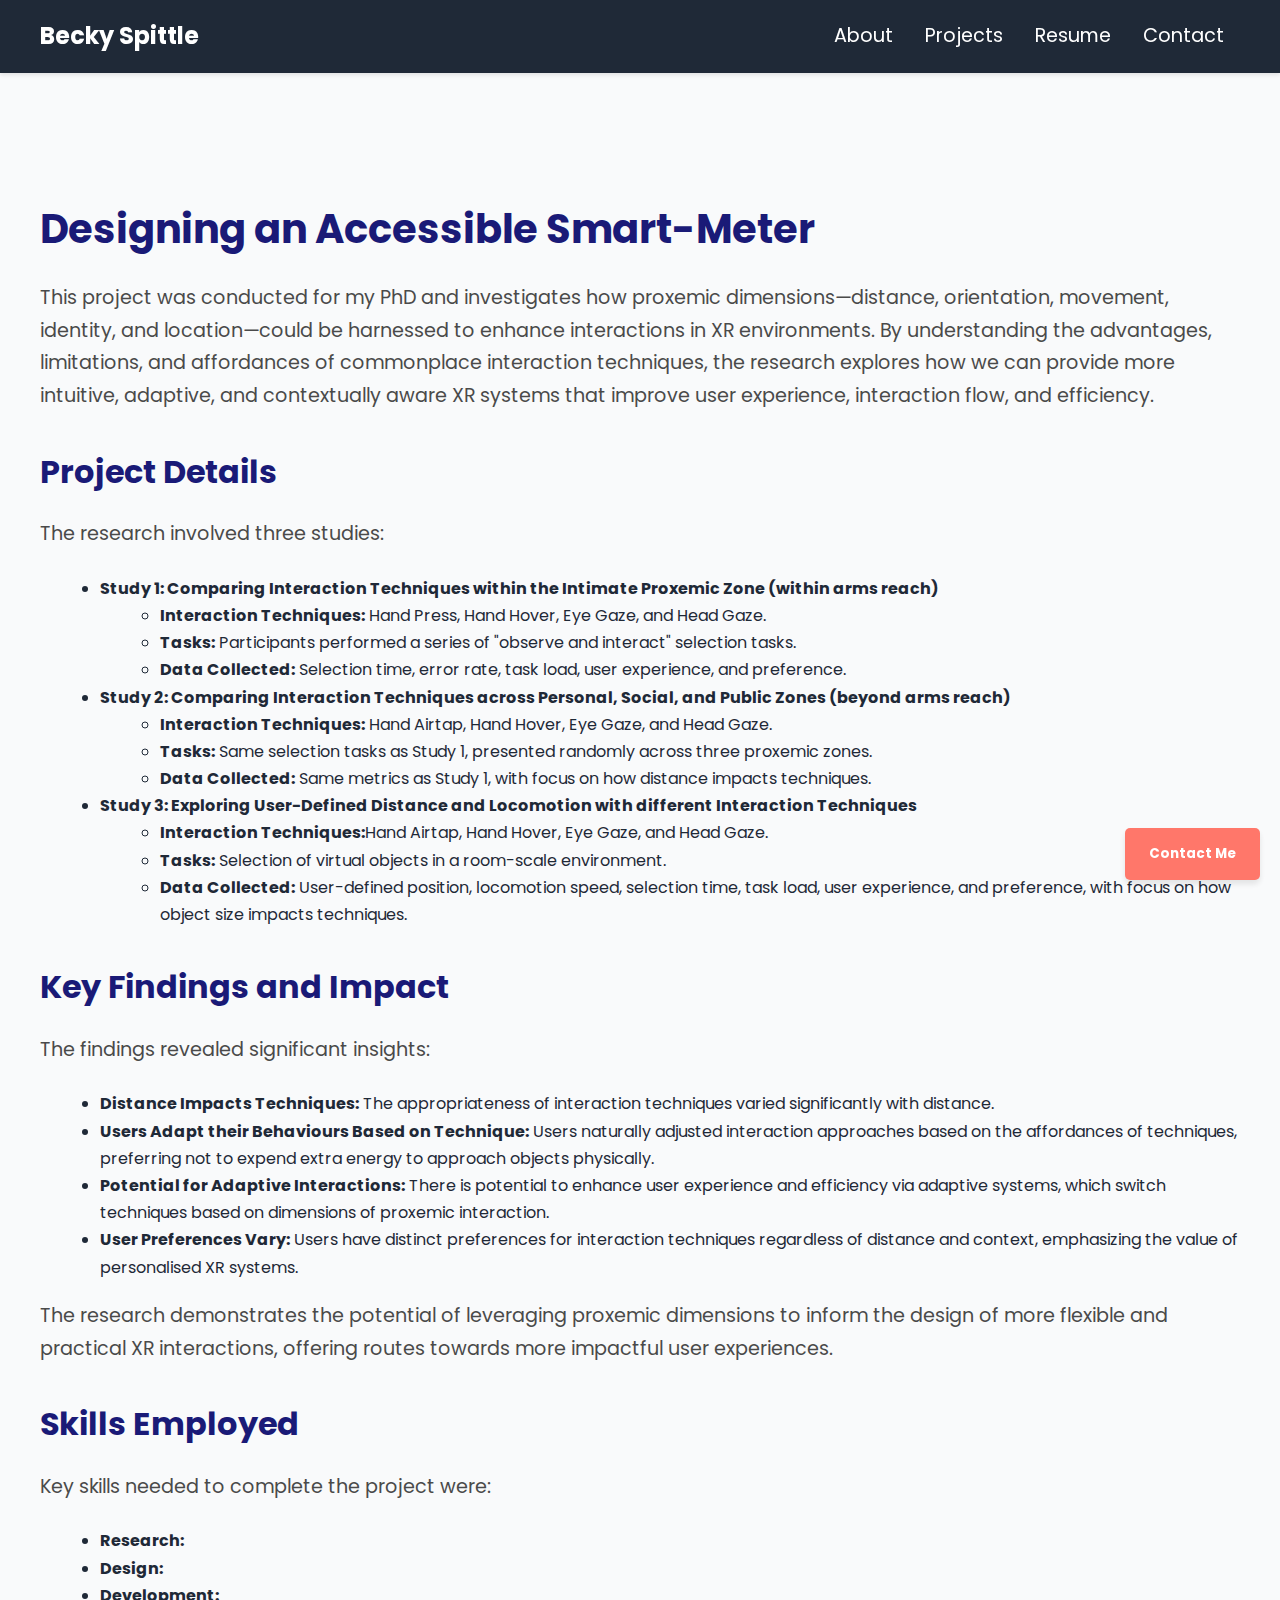
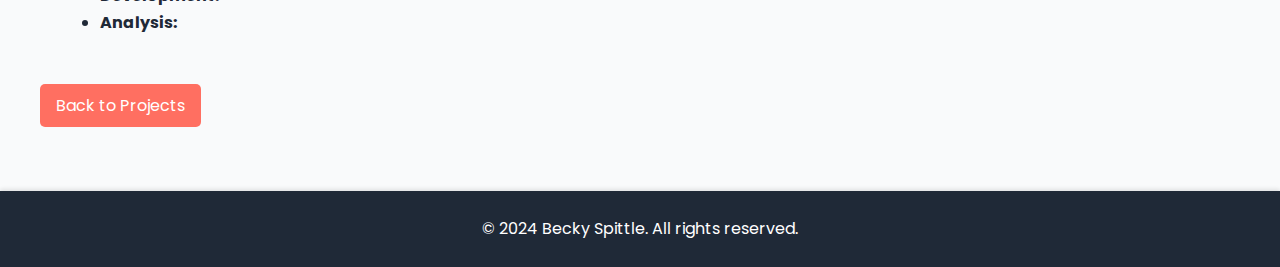
<file: project6.html>
<!DOCTYPE html>
<html lang="en">
<head>
    <meta charset="UTF-8">
    <meta name="viewport" content="width=device-width, initial-scale=1.0">
    <title>Designing an Accessible Smart-Meter</title>
    <link rel="stylesheet" href="project-style.css">
    <link rel="stylesheet" href="style.css">
    <link href="https://fonts.googleapis.com/css2?family=Poppins:wght@400;700&display=swap" rel="stylesheet">
    <link rel="stylesheet" href="https://cdnjs.cloudflare.com/ajax/libs/font-awesome/6.0.0-beta3/css/all.min.css">
</head>
<body>
    <header>
        <nav>
            <div class="nav-container">
                <div class="name">
                    <a href="index.html#introduction">Becky Spittle</a>
                </div>
                <ul class="nav-links" id="nav-links">
                    <li><a href="index.html#about">About</a></li>
                    <li><a href="index.html#projects">Projects</a></li>
                    <li><a href="index.html#resume">Resume</a></li>
                    <li><a href="index.html#contact">Contact</a></li>
                </ul>
            </div>
        </nav>
    </header>
    <div class="page-wrapper">
            <section id="project-detail">
                <div class="project">
        <h1>Designing an Accessible Smart-Meter</h1>
        <p>This project was conducted for my PhD and investigates how proxemic dimensions—distance, orientation, movement, identity, and location—could be harnessed to enhance interactions in XR environments. By understanding the advantages, limitations, and affordances of commonplace interaction techniques, the research explores how we can provide more intuitive, adaptive, and contextually aware XR systems that improve user experience, interaction flow, and efficiency.</p>

        <h2>Project Details</h2>
        <p>The research involved three studies:</p>
        <ul>
            <li><b>Study 1: Comparing Interaction Techniques within the Intimate Proxemic Zone (within arms reach)</b>
                <ul>
                    <li><b>Interaction Techniques:</b> Hand Press, Hand Hover, Eye Gaze, and Head Gaze.</li>
                    <li><b>Tasks:</b> Participants performed a series of "observe and interact" selection tasks.</li>
                    <li><b>Data Collected:</b> Selection time, error rate, task load, user experience, and preference.</li>
                </ul>
            </li>
            <li><b>Study 2: Comparing Interaction Techniques across Personal, Social, and Public Zones (beyond arms reach)</b>
                <ul>
                    <li><b>Interaction Techniques:</b> Hand Airtap, Hand Hover, Eye Gaze, and Head Gaze.</li>
                    <li><b>Tasks:</b> Same selection tasks as Study 1, presented randomly across three proxemic zones.</li>
                    <li><b>Data Collected:</b> Same metrics as Study 1, with focus on how distance impacts techniques.</li>
                </ul>
            </li>
            <li><b>Study 3: Exploring User-Defined Distance and Locomotion with different Interaction Techniques</b>
                <ul>
                    <li><b>Interaction Techniques:</b>Hand Airtap, Hand Hover, Eye Gaze, and Head Gaze.</li>
                    <li><b>Tasks:</b> Selection of virtual objects in a room-scale environment.</li>
                    <li><b>Data Collected:</b> User-defined position, locomotion speed, selection time, task load, user experience, and preference, with focus on how object size impacts techniques.</li>
                </ul>
            </li>
        </ul>

        <h2>Key Findings and Impact</h2>
        <p>The findings revealed significant insights:</p>
        <ul>
            <li><b>Distance Impacts Techniques:</b> The appropriateness of interaction techniques varied significantly with distance.</li>
            <li><b>Users Adapt their Behaviours Based on Technique:</b> Users naturally adjusted interaction approaches based on the affordances of techniques, preferring not to expend extra energy to approach objects physically.</li>
            <li><b>Potential for Adaptive Interactions:</b> There is potential to enhance user experience and efficiency via adaptive systems, which switch techniques based on dimensions of proxemic interaction.</li>
            <li><b>User Preferences Vary:</b> Users have distinct preferences for interaction techniques regardless of distance and context, emphasizing the value of personalised XR systems.</li>
        </ul>
        <p>The research demonstrates the potential of leveraging proxemic dimensions to inform the design of more flexible and practical XR interactions, offering routes towards more impactful user experiences.</p>

        <h2>Skills Employed</h2>
        <p>Key skills needed to complete the project were:</p>
        <ul>
            <li><b>Research:</b></li>
            <li><b>Design:</b></li>
            <li><b>Development:</b></li>
            <li><b>Analysis:</b></li>
        </ul>

        <a class="back-to-projects" href="index.html#projects">Back to Projects</a>
    </div>
</section>
</div>

<footer>
<p>&copy; 2024 Becky Spittle. All rights reserved.</p>
</footer>

<div class="hamburger" id="hamburger-menu">
<i class="fas fa-bars"></i>
</div>

<div class="mobile-nav" id="mobile-nav">
<a href="index.html#about"><i class="fas fa-user"></i> About</a>
<a href="index.html#projects"><i class="fas fa-briefcase"></i> Projects</a>
<a href="index.html#resume"><i class="fas fa-file-alt"></i> Resume</a>
<a href="index.html#contact"><i class="fas fa-envelope"></i> Contact</a>
</div>

<button id="contact-me-button">Contact Me</button>

<script src="script.js"></script>
</body>
</html>
</file>
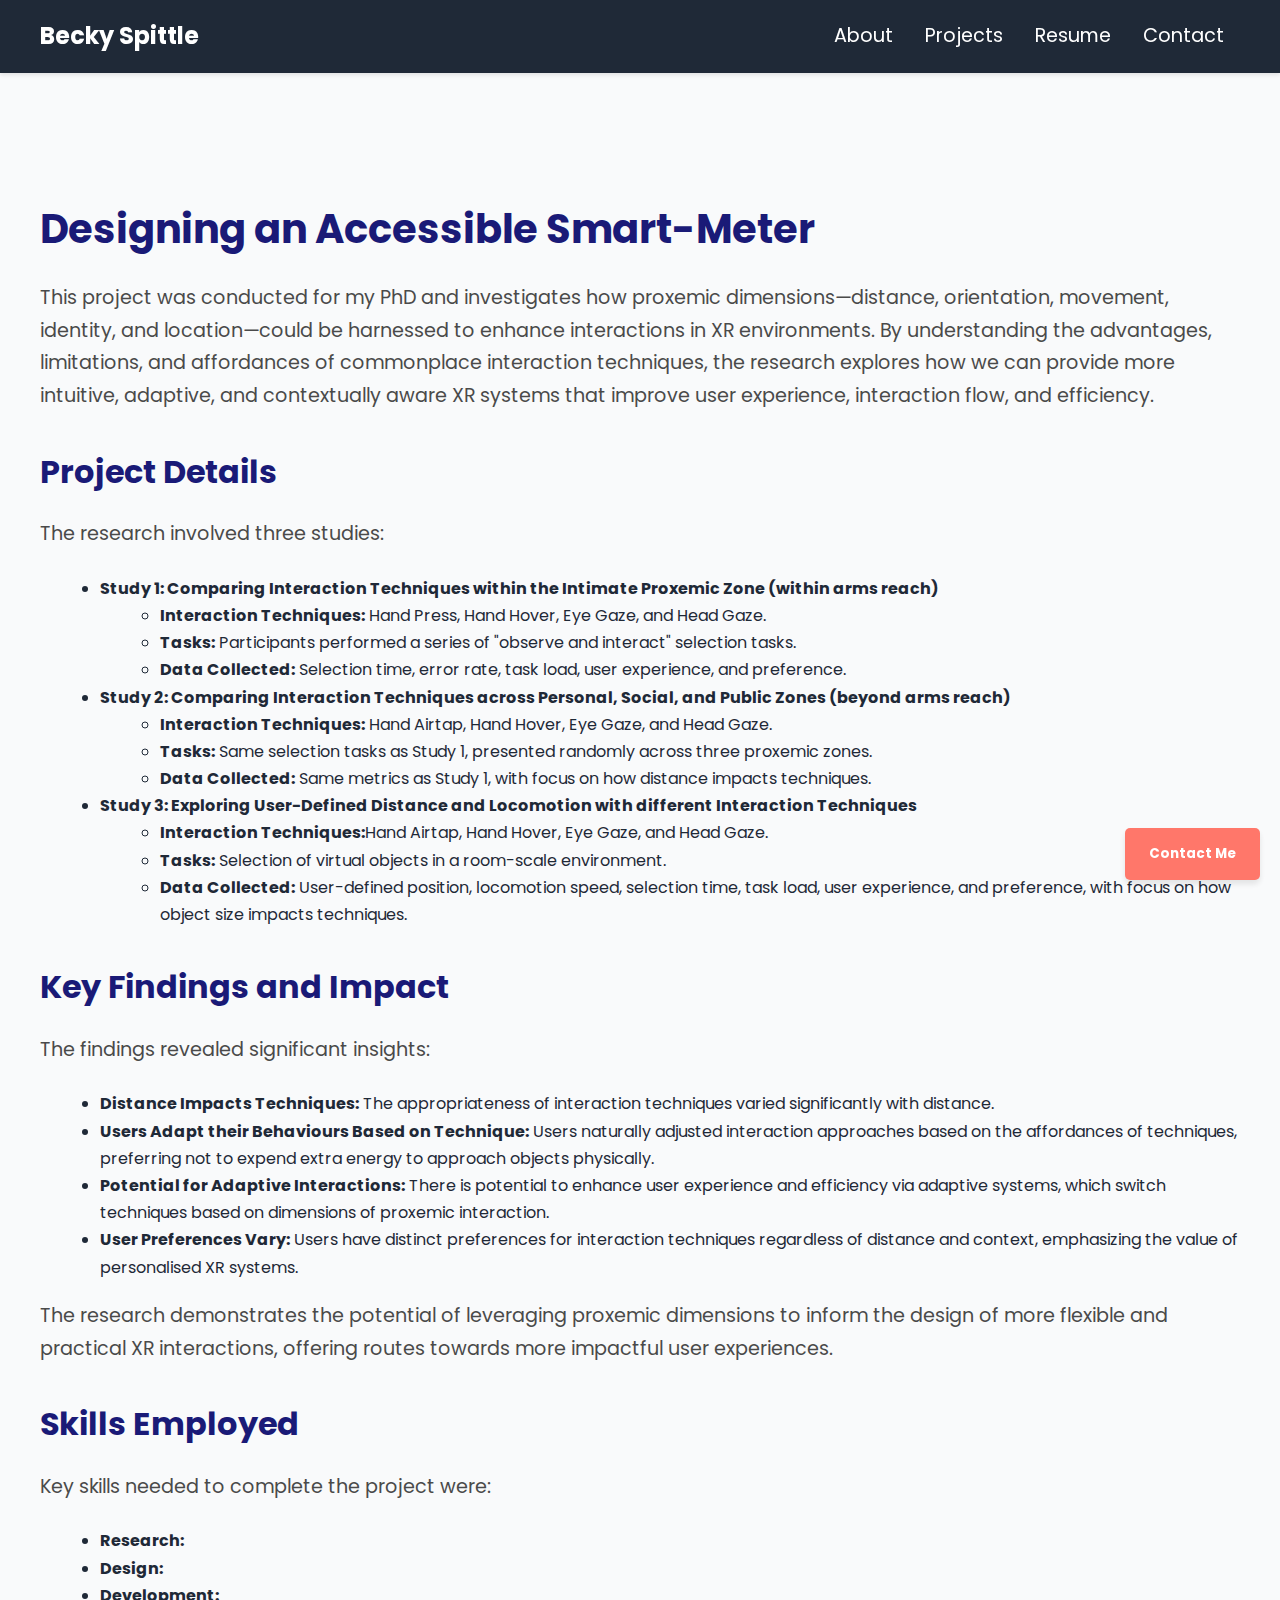
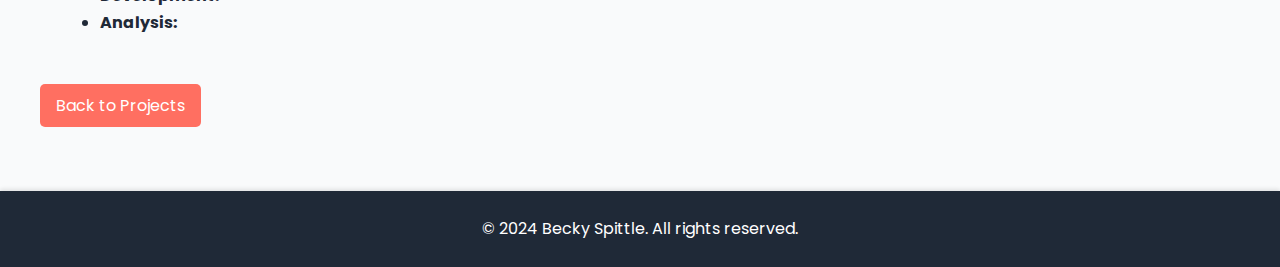
<file: project7.html>
<!DOCTYPE html>
<html lang="en">
<head>
    <meta charset="UTF-8">
    <meta name="viewport" content="width=device-width, initial-scale=1.0">
    <title>Designing an Accessible Smart-Meter</title>
    <link rel="stylesheet" href="project-style.css">
    <link rel="stylesheet" href="style.css">
    <link href="https://fonts.googleapis.com/css2?family=Poppins:wght@400;700&display=swap" rel="stylesheet">
    <link rel="stylesheet" href="https://cdnjs.cloudflare.com/ajax/libs/font-awesome/6.0.0-beta3/css/all.min.css">
</head>
<body>
    <header>
        <nav>
            <div class="nav-container">
                <div class="name">
                    <a href="index.html">Becky Spittle</a>
                </div>
                <ul class="nav-links" id="nav-links">
                    <li><a href="index.html#about">About</a></li>
                    <li><a href="index.html#projects">Projects</a></li>
                    <li><a href="index.html#resume">Resume</a></li>
                    <li><a href="index.html#contact">Contact</a></li>
                </ul>
            </div>
        </nav>
    </header>
    <div class="page-wrapper">
            <section id="project-detail">
                <div class="project">
        <h1>Designing an Accessible Smart-Meter</h1>
        <p>This project was conducted for my PhD and investigates how proxemic dimensions—distance, orientation, movement, identity, and location—could be harnessed to enhance interactions in XR environments. By understanding the advantages, limitations, and affordances of commonplace interaction techniques, the research explores how we can provide more intuitive, adaptive, and contextually aware XR systems that improve user experience, interaction flow, and efficiency.</p>

        <h2>Project Details</h2>
        <p>The research involved three studies:</p>
        <ul>
            <li><b>Study 1: Comparing Interaction Techniques within the Intimate Proxemic Zone (within arms reach)</b>
                <ul>
                    <li><b>Interaction Techniques:</b> Hand Press, Hand Hover, Eye Gaze, and Head Gaze.</li>
                    <li><b>Tasks:</b> Participants performed a series of "observe and interact" selection tasks.</li>
                    <li><b>Data Collected:</b> Selection time, error rate, task load, user experience, and preference.</li>
                </ul>
            </li>
            <li><b>Study 2: Comparing Interaction Techniques across Personal, Social, and Public Zones (beyond arms reach)</b>
                <ul>
                    <li><b>Interaction Techniques:</b> Hand Airtap, Hand Hover, Eye Gaze, and Head Gaze.</li>
                    <li><b>Tasks:</b> Same selection tasks as Study 1, presented randomly across three proxemic zones.</li>
                    <li><b>Data Collected:</b> Same metrics as Study 1, with focus on how distance impacts techniques.</li>
                </ul>
            </li>
            <li><b>Study 3: Exploring User-Defined Distance and Locomotion with different Interaction Techniques</b>
                <ul>
                    <li><b>Interaction Techniques:</b>Hand Airtap, Hand Hover, Eye Gaze, and Head Gaze.</li>
                    <li><b>Tasks:</b> Selection of virtual objects in a room-scale environment.</li>
                    <li><b>Data Collected:</b> User-defined position, locomotion speed, selection time, task load, user experience, and preference, with focus on how object size impacts techniques.</li>
                </ul>
            </li>
        </ul>

        <h2>Key Findings and Impact</h2>
        <p>The findings revealed significant insights:</p>
        <ul>
            <li><b>Distance Impacts Techniques:</b> The appropriateness of interaction techniques varied significantly with distance.</li>
            <li><b>Users Adapt their Behaviours Based on Technique:</b> Users naturally adjusted interaction approaches based on the affordances of techniques, preferring not to expend extra energy to approach objects physically.</li>
            <li><b>Potential for Adaptive Interactions:</b> There is potential to enhance user experience and efficiency via adaptive systems, which switch techniques based on dimensions of proxemic interaction.</li>
            <li><b>User Preferences Vary:</b> Users have distinct preferences for interaction techniques regardless of distance and context, emphasizing the value of personalised XR systems.</li>
        </ul>
        <p>The research demonstrates the potential of leveraging proxemic dimensions to inform the design of more flexible and practical XR interactions, offering routes towards more impactful user experiences.</p>

        <h2>Skills Employed</h2>
        <p>Key skills needed to complete the project were:</p>
        <ul>
            <li><b>Research:</b></li>
            <li><b>Design:</b></li>
            <li><b>Development:</b></li>
            <li><b>Analysis:</b></li>
        </ul>

        <a class="back-to-projects" href="index.html#projects">Back to Projects</a>
    </div>
</section>
</div>

<footer>
<p>&copy; 2024 Becky Spittle. All rights reserved.</p>
</footer>

<div class="hamburger" id="hamburger-menu">
<i class="fas fa-bars"></i>
</div>

<div class="mobile-nav" id="mobile-nav">
<a href="index.html#about"><i class="fas fa-user"></i> About</a>
<a href="index.html#projects"><i class="fas fa-briefcase"></i> Projects</a>
<a href="index.html#resume"><i class="fas fa-file-alt"></i> Resume</a>
<a href="index.html#contact"><i class="fas fa-envelope"></i> Contact</a>
</div>

<button id="contact-me-button">Contact Me</button>

<script src="script.js"></script>
</body>
</html>
</file>
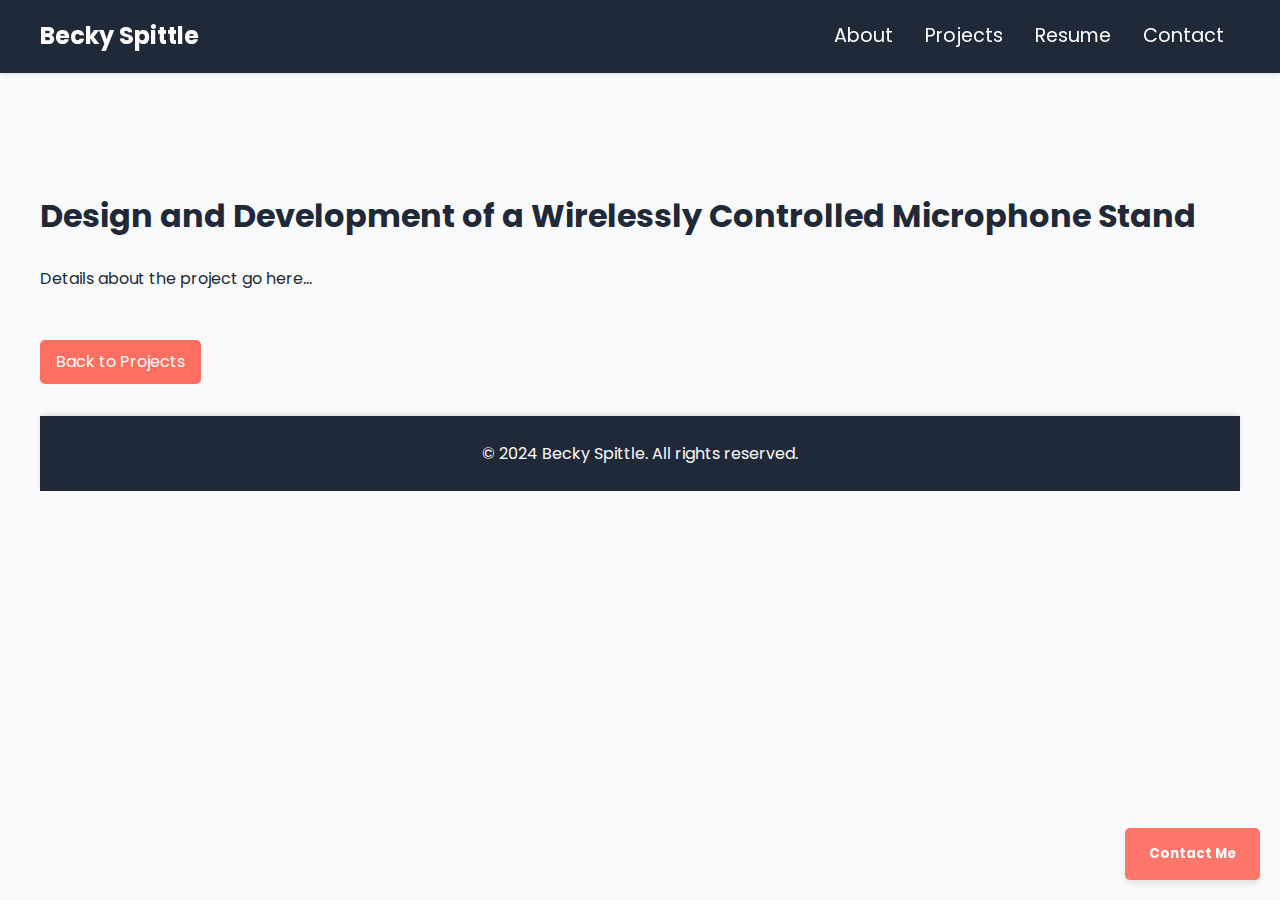
<file: project8.html>
<!DOCTYPE html>
<html lang="en">
<head>
    <meta charset="UTF-8">
    <meta name="viewport" content="width=device-width, initial-scale=1.0">
    <title>Design and Development of a Wirelessly Controlled Microphone Stand</title>
    <link rel="stylesheet" href="project-style.css">
    <link rel="stylesheet" href="style.css">
    <link href="https://fonts.googleapis.com/css2?family=Poppins:wght@400;700&display=swap" rel="stylesheet">
    <link rel="stylesheet" href="https://cdnjs.cloudflare.com/ajax/libs/font-awesome/6.0.0-beta3/css/all.min.css">
</head>
<body>
    <header>
        <nav>
            <div class="nav-container">
                <div class="name">
                    <a href="index.html#introduction">Becky Spittle</a>
                </div>
                <ul class="nav-links" id="nav-links">
                    <li><a href="index.html#about">About</a></li>
                    <li><a href="index.html#projects">Projects</a></li>
                    <li><a href="index.html#resume">Resume</a></li>
                    <li><a href="index.html#contact">Contact</a></li>
                </ul>
            </div>
        </nav>
    </header>
    <div class="page-wrapper">
    <section id="project-detail">
        <h1>Design and Development of a Wirelessly Controlled Microphone Stand</h1>
        <p>Details about the project go here...</p>
        <a class="back-to-projects" href="index.html#projects">Back to Projects</a>
    </section>

    <footer>
            <p>&copy; 2024 Becky Spittle. All rights reserved.</p>
        </footer>
    
        <div class="hamburger" id="hamburger-menu">
            <i class="fas fa-bars"></i>
        </div>
    
        <div class="mobile-nav" id="mobile-nav">
            <a href="index.html#about"><i class="fas fa-user"></i> About</a>
            <a href="index.html#projects"><i class="fas fa-briefcase"></i> Projects</a>
            <a href="index.html#resume"><i class="fas fa-file-alt"></i> Resume</a>
            <a href="index.html#contact"><i class="fas fa-envelope"></i> Contact</a>
        </div>
    
        <button id="contact-me-button">Contact Me</button>
    
        <script src="script.js"></script>
    </body>
    </html>
</file>
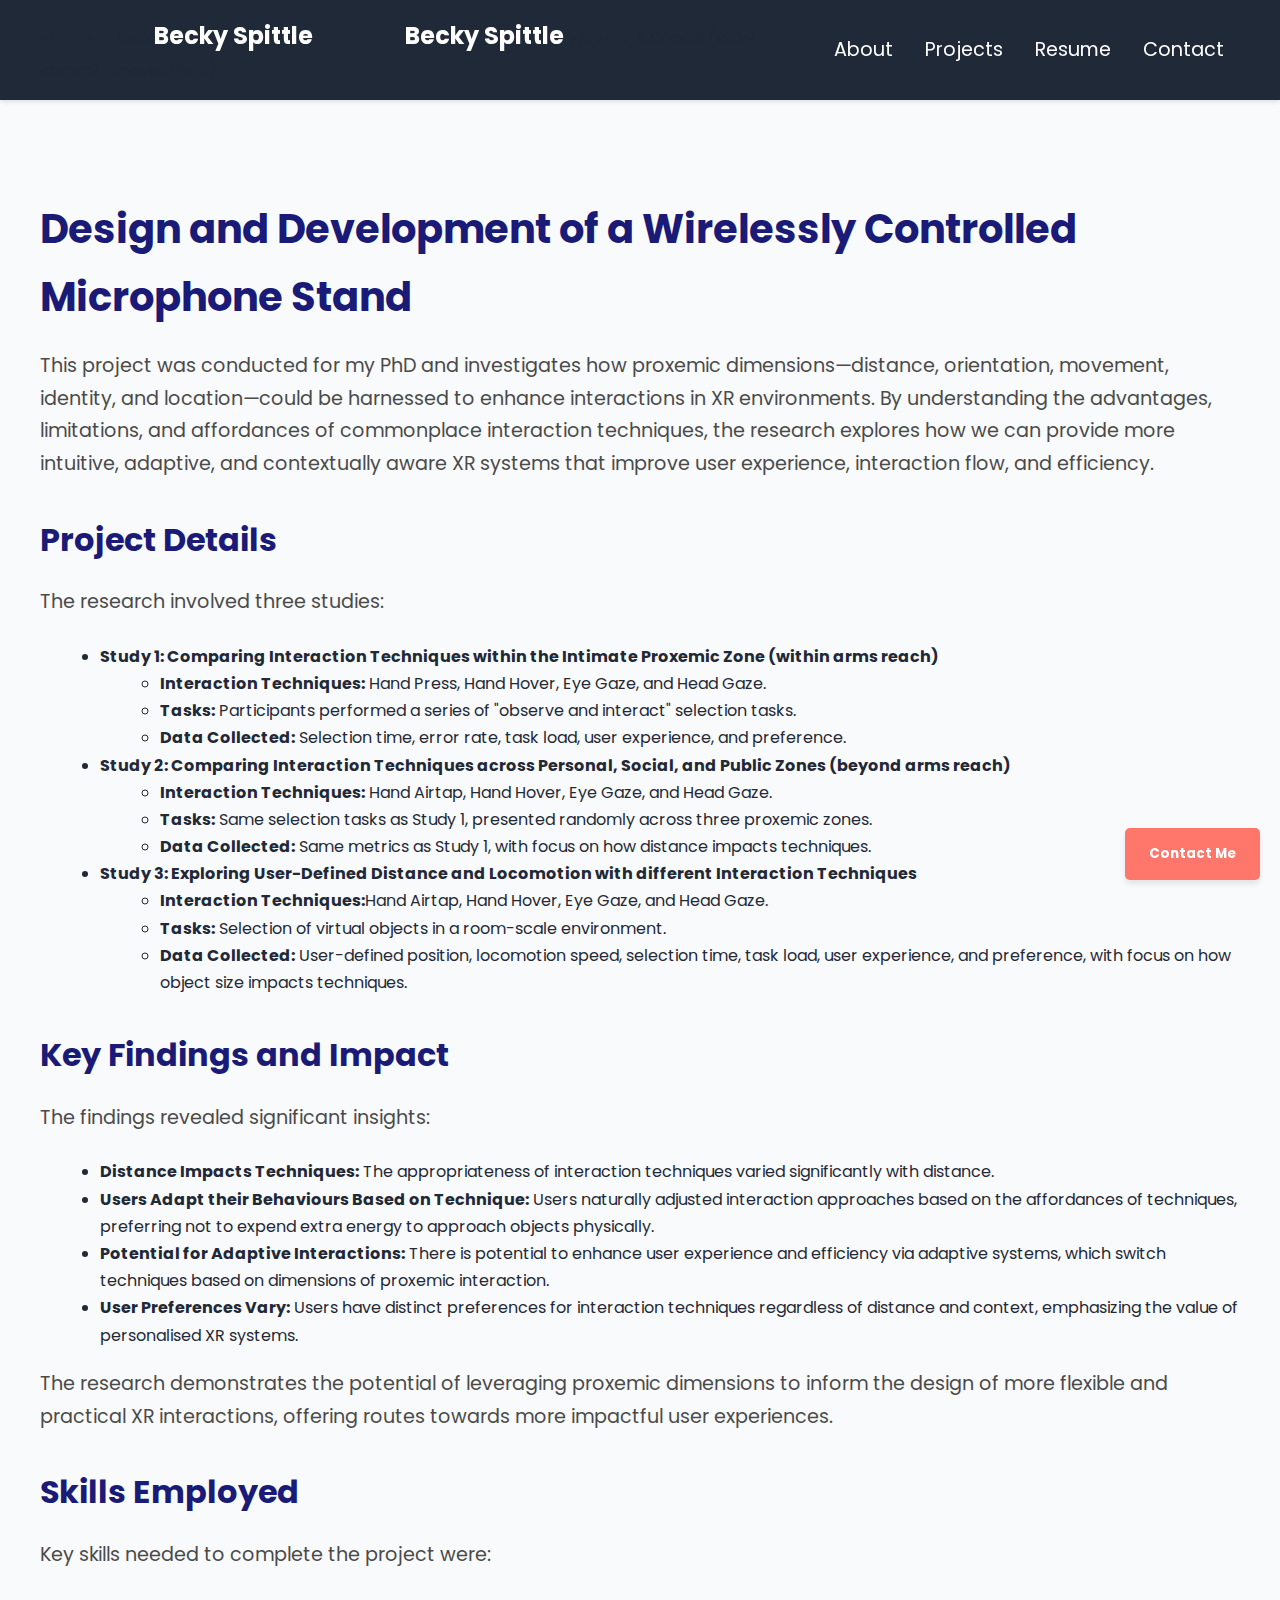
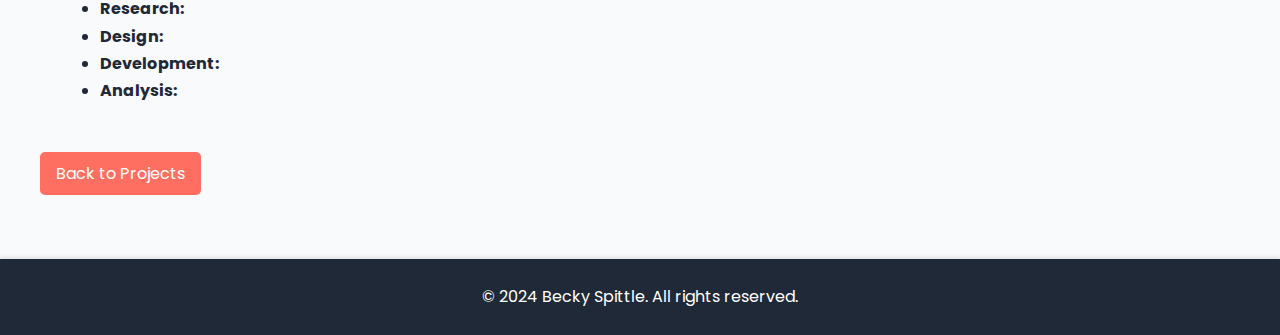
<file: project9.html>
<!DOCTYPE html>
<html lang="en">
<head>
    <meta charset="UTF-8">
    <meta name="viewport" content="width=device-width, initial-scale=1.0">
    <title>Design and Development of a Wirelessly Controlled Microphone Stand</title>
    <link rel="stylesheet" href="project-style.css">
    <link rel="stylesheet" href="style.css">
    <link href="https://fonts.googleapis.com/css2?family=Poppins:wght@400;700&display=swap" rel="stylesheet">
    <link rel="stylesheet" href="https://cdnjs.cloudflare.com/ajax/libs/font-awesome/6.0.0-beta3/css/all.min.css">
</head>
<body>
    <header>
        <nav>
            <div class="nav-container">
                <div class="name">
<<<<<<< HEAD
                    <a href="index.html#introduction">Becky Spittle</a>
=======
                    <a href="/">Becky Spittle</a>
>>>>>>> 5733b86 (initial commit from surface)
                </div>
                <ul class="nav-links" id="nav-links">
                    <li><a href="index.html#about">About</a></li>
                    <li><a href="index.html#projects">Projects</a></li>
                    <li><a href="index.html#resume">Resume</a></li>
                    <li><a href="index.html#contact">Contact</a></li>
                </ul>
            </div>
        </nav>
    </header>
    <div class="page-wrapper">
            <section id="project-detail">
                <div class="project">
        <h1>Design and Development of a Wirelessly Controlled Microphone Stand</h1>
        <p>This project was conducted for my PhD and investigates how proxemic dimensions—distance, orientation, movement, identity, and location—could be harnessed to enhance interactions in XR environments. By understanding the advantages, limitations, and affordances of commonplace interaction techniques, the research explores how we can provide more intuitive, adaptive, and contextually aware XR systems that improve user experience, interaction flow, and efficiency.</p>

        <h2>Project Details</h2>
        <p>The research involved three studies:</p>
        <ul>
            <li><b>Study 1: Comparing Interaction Techniques within the Intimate Proxemic Zone (within arms reach)</b>
                <ul>
                    <li><b>Interaction Techniques:</b> Hand Press, Hand Hover, Eye Gaze, and Head Gaze.</li>
                    <li><b>Tasks:</b> Participants performed a series of "observe and interact" selection tasks.</li>
                    <li><b>Data Collected:</b> Selection time, error rate, task load, user experience, and preference.</li>
                </ul>
            </li>
            <li><b>Study 2: Comparing Interaction Techniques across Personal, Social, and Public Zones (beyond arms reach)</b>
                <ul>
                    <li><b>Interaction Techniques:</b> Hand Airtap, Hand Hover, Eye Gaze, and Head Gaze.</li>
                    <li><b>Tasks:</b> Same selection tasks as Study 1, presented randomly across three proxemic zones.</li>
                    <li><b>Data Collected:</b> Same metrics as Study 1, with focus on how distance impacts techniques.</li>
                </ul>
            </li>
            <li><b>Study 3: Exploring User-Defined Distance and Locomotion with different Interaction Techniques</b>
                <ul>
                    <li><b>Interaction Techniques:</b>Hand Airtap, Hand Hover, Eye Gaze, and Head Gaze.</li>
                    <li><b>Tasks:</b> Selection of virtual objects in a room-scale environment.</li>
                    <li><b>Data Collected:</b> User-defined position, locomotion speed, selection time, task load, user experience, and preference, with focus on how object size impacts techniques.</li>
                </ul>
            </li>
        </ul>

        <h2>Key Findings and Impact</h2>
        <p>The findings revealed significant insights:</p>
        <ul>
            <li><b>Distance Impacts Techniques:</b> The appropriateness of interaction techniques varied significantly with distance.</li>
            <li><b>Users Adapt their Behaviours Based on Technique:</b> Users naturally adjusted interaction approaches based on the affordances of techniques, preferring not to expend extra energy to approach objects physically.</li>
            <li><b>Potential for Adaptive Interactions:</b> There is potential to enhance user experience and efficiency via adaptive systems, which switch techniques based on dimensions of proxemic interaction.</li>
            <li><b>User Preferences Vary:</b> Users have distinct preferences for interaction techniques regardless of distance and context, emphasizing the value of personalised XR systems.</li>
        </ul>
        <p>The research demonstrates the potential of leveraging proxemic dimensions to inform the design of more flexible and practical XR interactions, offering routes towards more impactful user experiences.</p>

        <h2>Skills Employed</h2>
        <p>Key skills needed to complete the project were:</p>
        <ul>
            <li><b>Research:</b></li>
            <li><b>Design:</b></li>
            <li><b>Development:</b></li>
            <li><b>Analysis:</b></li>
        </ul>

        <a class="back-to-projects" href="index.html#projects">Back to Projects</a>
    </div>
</section>
</div>

<footer>
<p>&copy; 2024 Becky Spittle. All rights reserved.</p>
</footer>

<div class="hamburger" id="hamburger-menu">
<i class="fas fa-bars"></i>
</div>

<div class="mobile-nav" id="mobile-nav">
<a href="index.html#about"><i class="fas fa-user"></i> About</a>
<a href="index.html#projects"><i class="fas fa-briefcase"></i> Projects</a>
<a href="index.html#resume"><i class="fas fa-file-alt"></i> Resume</a>
<a href="index.html#contact"><i class="fas fa-envelope"></i> Contact</a>
</div>

<button id="contact-me-button">Contact Me</button>

<script src="script.js"></script>
</body>
</html>
</file>
<file: style.css>
body {
    font-family: 'Poppins', sans-serif;
    margin: 0;
    padding: 0;
    box-sizing: border-box;
    background-color: #F9FAFB;
    line-height: 1.7;
    color: #1F2937;
    overflow-x: hidden;
}

@media (min-width: 500px) and (max-width: 770px) {
    .break-mid::before {
            content: '\A';      /* literal newline character */
            white-space: pre;   /* make the \A actually break the line */
          }
        }

.page-wrapper {
    padding:calc(64px + 8px + 2rem) 1rem 2rem;
    max-width:1200px;
    margin:0 auto;
}

header {
    background-color: rgba(31, 41, 55, 1);
    padding: 1rem 0;
    position: fixed;
    width: 100%;
    top: 0;
    z-index: 1000;
    box-shadow: 0 2px 4px rgba(0, 0, 0, 0.1);
    transition: all 0.3s ease;
}

header.scrolled {
    padding: 0.5rem 0;
    background-color: rgba(31, 41, 55, 0.9);
}

.nav-container {
    display: flex;
    justify-content: space-between;
    align-items: center;
    max-width: 1200px;
    margin: 0 auto;
    padding: 0 1rem;
}

.name a {
    color: #fff;
    text-decoration: none;
    font-weight: bold;
    font-size: 1.5rem;
}

nav ul {
    list-style: none;
    display: flex;
    justify-content: center;
    margin: 0;
    padding: 0;
}

nav ul li {
    margin: 0 1rem;
}

nav ul li a {
    color: #fff;
    text-decoration: none;
    font-size: 1.2rem;
}

nav ul li a:hover,
nav ul li a.active {
    text-decoration: underline;
    color: #FF6F61;
    transition: color 0.2s ease;
}

.hamburger {
    display: none;
    position: fixed;
    bottom: 20px;
    right: 20px;
    width: 50px;
    height: 50px;
    background-color: #FF6F61;
    border-radius: 50%;
    justify-content: center;
    align-items: center;
    cursor: pointer;
    z-index: 1001;
    transition: background-color 0.3s;
}

.hamburger:hover {
    background-color: #FF7F6E;
    transition: color 0.2s ease;
}

.hamburger i {
    font-size: 1.5rem;
    color: #fff;
}

.mobile-nav {
    display: flex;
    flex-direction: column;
    align-items: center;
    position: fixed;
    bottom: 80px;
    right: 20px;
    z-index: 1000;
    transition: transform 0.3s ease-in-out, opacity 0.3s ease-in-out;
    transform: translateX(100%);
    opacity: 0;
    visibility: hidden;
}

.mobile-nav.open {
    transform: translateX(0);
    opacity: 1;
    visibility: visible;
}

.mobile-nav.close {
    transform: translateX(100%);
    opacity: 0;
}

.mobile-nav a {
    background-color: rgba(31, 41, 55, 1);
    color: #fff;
    padding: 0.5rem 1rem;
    margin: 0.3rem 0;
    border-radius: 50px;
    text-decoration: none;
    display: flex;
    align-items: center;
    justify-content: center;
    width: 100px;
    height: 40px;
    transition: transform 0.3s;
}

.mobile-nav a:hover {
    background-color: rgba(53, 62, 75, 1);
    transition: color 0.2s ease;
}

.mobile-nav a i {
    margin-right: 0.5rem;
}

@media (max-width: 768px) {
    nav ul {
        display: none;
    }

    .hamburger {
        display: flex;
    }

    #contact-me-button {
        display: none;
    }

    .page-wrapper {
        padding: 1rem;
        margin-top: 70px;
    }
}

@media (min-width: 769px) and (max-width: 900px) {
    nav ul {
        display: flex; /* Show the nav links */
    }

    .hamburger {
        display: none; /* Hide the hamburger menu */
    }

    #contact-me-button {
        display: flex; /* Adjust this based on whether you want the button visible */
    }

    .page-wrapper {
        padding: 1rem;
        margin-top: 70px;
    }
}

@media (min-width: 901px) {
    .hamburger {
        display: none;
    }
}

section {
    margin-top:2rem;
}

.introduction {
    display: flex;
    align-items: center;
    justify-content: center;   
    gap: .5rem;
    flex-wrap: nowrap;         
  }
  
  @media (max-width: 600px) {
    .introduction { flex-direction: column; }  
  }


  .headshot {
    width: 25%;             
    height: 25%;                           
    object-fit: cover;
    border-radius: 50%;
    flex-shrink: 0;    
    min-width:150px;   
    min-height:150px;      
  }


.introduction h1 {
    font-size:2.4rem;
    font-weight:700;
    color: #1F2937;
    text-align:center;
}

#changing-text {
    color: #FF6F61;
}

/* #changing-text.force-break{
    display:block;         
    width:100%;
    margin-top:.25em;      
    text-align:center;     
} */

@keyframes fadeIn {
    from { opacity: 0; }
    to   { opacity: 1; }
  }
  
  .fade-in {
    animation: fadeIn 2s ease;   /* 0.4 s fade */
  }

a[href="#alpacas"] {
    color: #1F2937;
    text-decoration: underline;
}

a[href="#alpacas"]:hover {
    color: #FF7F6E;
    text-decoration: underline;
    transition: color 0.2s ease;
}

.text-link{
    color: #1F2937;
    text-decoration: underline;
}

.text-link:hover {
    color: #FF7F6E;
    text-decoration: underline;
    transition: color 0.2s ease;
}

/* Timeline container styling */
.timeline-container {
    position: relative;
    /* padding-left: 10px; */
    margin-top: 2rem;
}

/* Timeline line styling
.timeline-line {
    position: absolute;
    left: 0;
    top: 0;
    bottom: 0;
    width: 4px;
    background-color: #1A1A77;
} */

/* Timeline item styling */
.timeline-item {
    display: flex;
    align-items: center;
    margin-bottom: 3rem;
    position: relative;
}

/* Date styling with notches as lines
.timeline-item .date {
    flex-shrink: 0;
    width: 35px;
    font-size: 1rem;
    color: #4A4A4A;
    text-align: left;
    padding-left: 15px;
    position: relative;
    padding-right: 25px;
} */

/* .timeline-item .date2 {
    flex-shrink: 0;
    width: 35px;
    font-size: 1rem;
    color: #4A4A4A;
    text-align: left;
    padding-left: 15px;
    position: relative;
    padding-right: 25px;
    visibility: hidden;
} */

/* .timeline-item .date::before {
    content: "";
    position: absolute;
    left: -10px;
    top: 50%;
    transform: translateY(-50%);
    width: 10px;
    height: 4px;
    background-color: #1A1A77;
    z-index: 1;
} */

/* Present styling
.timeline-item .present {
    display: block;
    font-size: 1rem;
    color: #4A4A4A;
    text-align: left;
} */

/* Tile styling */
.timeline-item .tile {
    background-color: #f4f4f4;
    border: 2px solid rgba(31, 41, 55, 1);
    transition: transform 0.3s ease;
    text-align: left;
    /* border-radius: 10px; */
    flex-grow: 1;
    /* margin-left: 10px; */
    padding: 1.5rem;
    display: flex;
    align-items: center;
    box-shadow: 0 4px 8px rgba(0, 0, 0, 0.1);
    box-sizing: border-box;
}

/* Icon styling */
.timeline-item .tile .icon {
    font-size: 2rem;
    color: #FF6F61;
    margin-right: 1rem;
}

.timeline-item .tile .iconBroom {
    font-size: 2rem;
    color: #FF6F61;
    margin-right: 1rem;
    transform: rotate(-90deg);
}

/* Tile heading styling */
.timeline-item .tile h3 {
    margin: 0;
    color: #1F2937;
    font-size: 1.4rem;
    font-weight: 700;
}

/* Tile link styling */
.timeline-item .tile a {
    text-decoration: none;
    color: inherit;
}

/* Hover effect for tiles */
.timeline-item .tile:hover {
    transform: scale(1.01);
    box-shadow: 0 6px 12px rgba(0, 0, 0, 0.15);
    cursor: pointer;
    transition: color 0.2s ease;
}

/* Media query for small screens */
@media (max-width: 768px) {
    /* Make timeline items stack vertically */
    .timeline-item {
        flex-direction: column;
        align-items: flex-start;
        margin-bottom: 2.5rem;
    }

    /* Center the date above the tile */

    .timeline-item .tile {
        margin-left: 0;
        padding: 1.5rem 1.5rem 2rem 1.5rem;
        width: 100%;
    }

    .timeline-item .tile h3 {
        font-size: 1.2rem;
    }
}

/* Adjustments for larger screens */
@media (min-width: 1024px) {

    /* Adjust margin-left for the tile to balance */
    .timeline-item .tile {
        padding-left: 10px;
    }
}

/* Tile grid styling */
.tiles {
    display: grid;
    grid-template-columns: repeat(auto-fit, minmax(280px, 1fr));
    gap: 1.5rem;
    margin-top: 2rem;
}

.tile {
    background-color: #f4f4f4;
    border: 2px solid #1A1A77;
    overflow: hidden;
    transition: transform 0.3s ease;
    text-align: center;
    border-radius: 10px;
    box-sizing: border-box;
}

.tile a {
    text-decoration: none;
    color: inherit;
    display: block;
    height: 100%;
}

.tile h3 {
    padding: 1rem;
    background-color: #f4f4f4;
    margin: 0;
    font-size: 1.2rem;
    color: #1A1A77;
    flex-shrink: 0;
}

/* .timeline-item:hover {
    transform: scale(1.01);
    box-shadow: 0 6px 12px rgba(0, 0, 0, 0.15);
} */

/* Ensure links don't change color after being visited */
.tile a:visited {
    color: inherit;
}

/* Overlay for the Alpaca collage */
.overlay {
    display: none;
    position: fixed;
    top: 0;
    left: 0;
    width: 100%;
    height: 100%;
    background-color: rgba(0, 0, 0, 0.8);
    z-index: 10000;
    justify-content: center;
    align-items: center;
    overflow: auto;
}

.overlay-content {
    position: relative;
    width: 90%;
    max-width: 800px;
    background-color: #FFF1E6;
    padding: 20px;
    border-radius: 10px;
    box-shadow: 0 4px 6px rgba(0, 0, 0, 0.1);
}

.collage {
    display: grid;
    grid-template-columns: repeat(5, 1fr);
    gap: 10px;
    justify-content: center;
    align-items: center;
    width: 100%;
    max-width: 1000px; /* Adjust this as necessary */
    margin: 0 auto; /* Center the grid */
}

/* Adjustments for smaller screens */
@media (max-width: 1024px) {
    .collage {
        grid-template-columns: repeat(5, 1fr);
    }
}

@media (max-width: 768px) {
    .collage {
        grid-template-columns: repeat(5, 1fr);
    }
}

@media (max-width: 600px) {
    .collage {
        grid-template-columns: repeat(5, 1fr);
    }
}

@media (max-width: 480px) {
    .collage {
        grid-template-columns: repeat(5, 1fr);
    }
}


.collage img {
    width: 100%;
    height: 100%;
    object-fit: cover;
    border-radius: 10px;
}

/* Style the close button to match the hamburger menu */
.close-btn {
    position: fixed;
    bottom: 20px;
    right: 20px;
    width: 50px;
    height: 50px;
    background-color: #FF6F61;
    border-radius: 50%;
    display: flex;
    justify-content: center;
    align-items: center;
    cursor: pointer;
    z-index: 1001;
    transition: background-color 0.3s;
    font-size: 1.5rem;
    color: #fff;
}

.close-btn:hover {
    background-color: #FF7F6E;
    transition: color 0.2s ease;
}


       /* Modal overlay styling */
       .pdf-overlay {
        display: none;
        position: fixed;
        top: 0;
        left: 0;
        width: 100%;
        height: 100%;
        background-color: rgba(0, 0, 0, 0.8);
        z-index: 10000;
        justify-content: center;
        align-items: center;
        overflow: hidden; /* Prevent scrolling inside the overlay */
    }

    /* PDF content container */
    .pdf-content {
        position: relative;
        width: 90%;
        height: 90%;
        max-width: 900px;
        max-height: 90%;
        background-color: #fff;
        padding: 20px;
        border-radius: 10px;
        box-shadow: 0 4px 6px rgba(0, 0, 0, 0.1);
        overflow: hidden;
    }

    /* PDF viewer iframe */
    #pdf-viewer {
        width: 100%;
        height: 100%;
        border: none;
    }

    /* Close button */
    .pdf-close-btn {
        position: absolute;
        bottom: 10px;
        right: 10px;
        width: 50px;
        height: 50px;
        background-color: #FF6F61;
        border-radius: 50%;
        display: flex;
        justify-content: center;
        align-items: center;
        cursor: pointer;
        font-size: 1.5rem;
        color: #fff;
        z-index: 10001;
    }

    .pdf-close-btn:hover {
        background-color: #FF7F6E;
        transition: color 0.2s ease;
    }

    /* Style links to match the rest of the content */
    #resume a {
        color: rgba(31, 41, 55, 1);
        text-decoration: underline;
        /* font-weight: bold; */
    }

    #resume a:hover {
        text-decoration: underline;
        color: #FF6F61;
        transition: color 0.2s ease;
    }

    @media (max-width: 768px) {
        .pdf-content {
            width: 100%;
            height: 100%;
            border-radius: 0;
            padding: 10px;
        }
    }


    /* Disable body scroll when modal is open */
    body.modal-open {
        overflow: hidden;
    }

/* Footer styling */
footer {
    background-color: rgba(31, 41, 55, 1);
    color: #fff;
    text-align: center;
    padding: 0.5rem 0;
    margin: 0;
    width: 100%;
    box-shadow: 0 -2px 4px rgba(0, 0, 0, 0.1);
}

.contact-info {
    display: flex;
    flex-direction: column;
    align-items: flex-start;
    /* gap: 1rem; */
    margin-top: 1.5rem;
}

.contact-item{
    text-decoration:none;     /* remove underline from the whole link       */
    display:inline-flex;      /* icon + text line up nicely                 */
    align-items:center;
    color:#1F2937;            /* your existing text colour                  */
    gap:.5rem;                /* replaces margin-right on the <i>           */
  }
  .link-text{
    text-decoration:underline;
  }  

  
 /* turn the underline back OFF for the whole contact link */
#resume .contact-item {
    text-decoration: none;
  }

  #resume .contact-item:hover {
    text-decoration: none;
  }
  
  /* put the underline ON the span that holds the text */
#resume .contact-item .link-text {
    text-decoration: underline;
  }

#resume .contact-item i {
    /* margin-right: 0.5rem; */
    text-decoration: none;
    font-size: 1.5rem;
    color: #FF6F61;
}
   

.contact-item i {
    /* margin-right: 0.5rem; */
    text-decoration: none;
    font-size: 1.5rem;
    color: #FF6F61;
}

.contact-item:hover .link-text,
.contact-item:focus .link-text{
  color:#FF6F61;
  transition: color 0.2s ease;
}

.contact-item:hover {
    color: #FF6F61;
    transition: color 0.2s ease;
}

/* Contact me button styling */
#contact-me-button {
    position: fixed;
    bottom: 20px;
    right: 20px;
    background-color: #FF6F61;
    color: #fff;
    border: none;
    padding: 1rem 1.5rem;
    cursor: pointer;
    border-radius: 5px;
    box-shadow: 0 4px 6px rgba(0, 0, 0, 0.1);
    opacity: 0.94;
    font-family: 'Poppins', sans-serif;
    font-weight: bold;
    transition: all 0.2s ease;
}

#contact-me-button:hover {
    background-color: #FF7F6E;
    transform: scale(1.05);
    transition: color 0.2s ease;
}


/* Global scroll behavior */
body, html {
    margin: 0;
    padding: 0;
    scroll-behavior: smooth;
}
</file>
<file: project-style.css>
body {
    font-family: 'Poppins', sans-serif;
    margin: 0;
    padding: 0;
    box-sizing: border-box;
    background-color: #FFF1E6;
    line-height: 1.6;
}

.page-wrapper {
    padding: 2rem 1rem;
    max-width: 1200px;
    margin: 0 auto;
}

section {
    margin-top: 90px;
    padding: 2rem 0;
}

.project h1 {
    font-size: 2.5rem;
    color: #1A1A77;
    margin-bottom: 1rem;
}

.project h2 {
    font-size: 2rem;
    color: #1A1A77;
    margin-top: 2rem;
    margin-bottom: 1rem;
}

.project p {
    color: #4A4A4A;
    font-size: 1.2rem;
    margin-bottom: 1.5rem;
}

.project ul {
    list-style-type: disc;
    margin-left: 20px;
}

.project ul ul {
    list-style-type: circle;
}

.back-to-projects {
    display: inline-block;
    margin-top: 2rem;
    padding: 0.5rem 1rem;
    background-color: #FF6F61;
    color: #fff;
    text-decoration: none;
    border-radius: 5px;
    transition: background-color 0.3s ease;
}

.back-to-projects:hover {
    background-color: #FF7F6E;
}

footer {
    background-color: #1A1A77;
    color: #fff;
    text-align: center;
    padding: 1rem 0;
    margin-top: 2rem;
}

#contact-me-button {
    position: fixed;
    bottom: 20px;
    right: 20px;
    background-color: #FF6F61;
    color: #fff;
    border: none;
    padding: 1rem 1.5rem;
    cursor: pointer;
    border-radius: 5px;
    box-shadow: 0 4px 6px rgba(0, 0, 0, 0.1);
    opacity: 0.94;
    font-family: 'Poppins', sans-serif;
    font-weight: bold;
}

#contact-me-button:hover {
    background-color: #FF7F6E;
}
</file>
